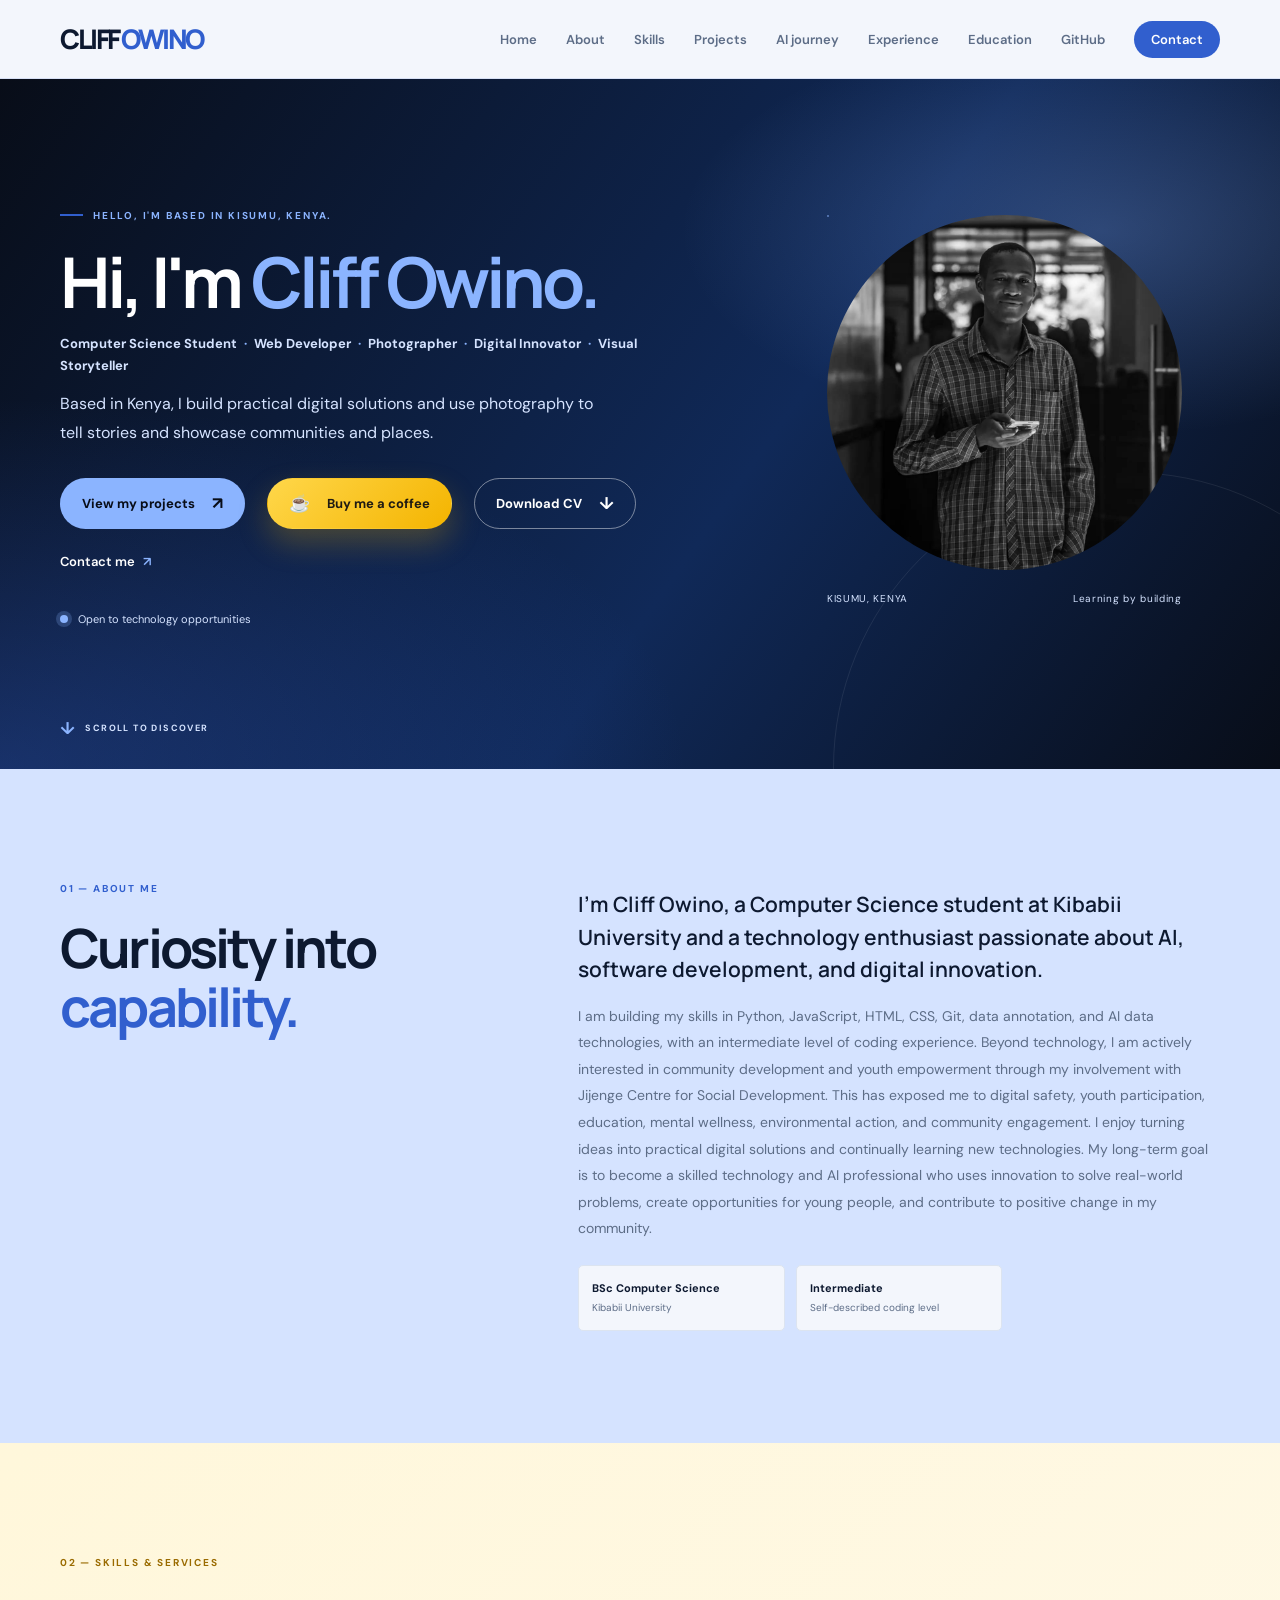
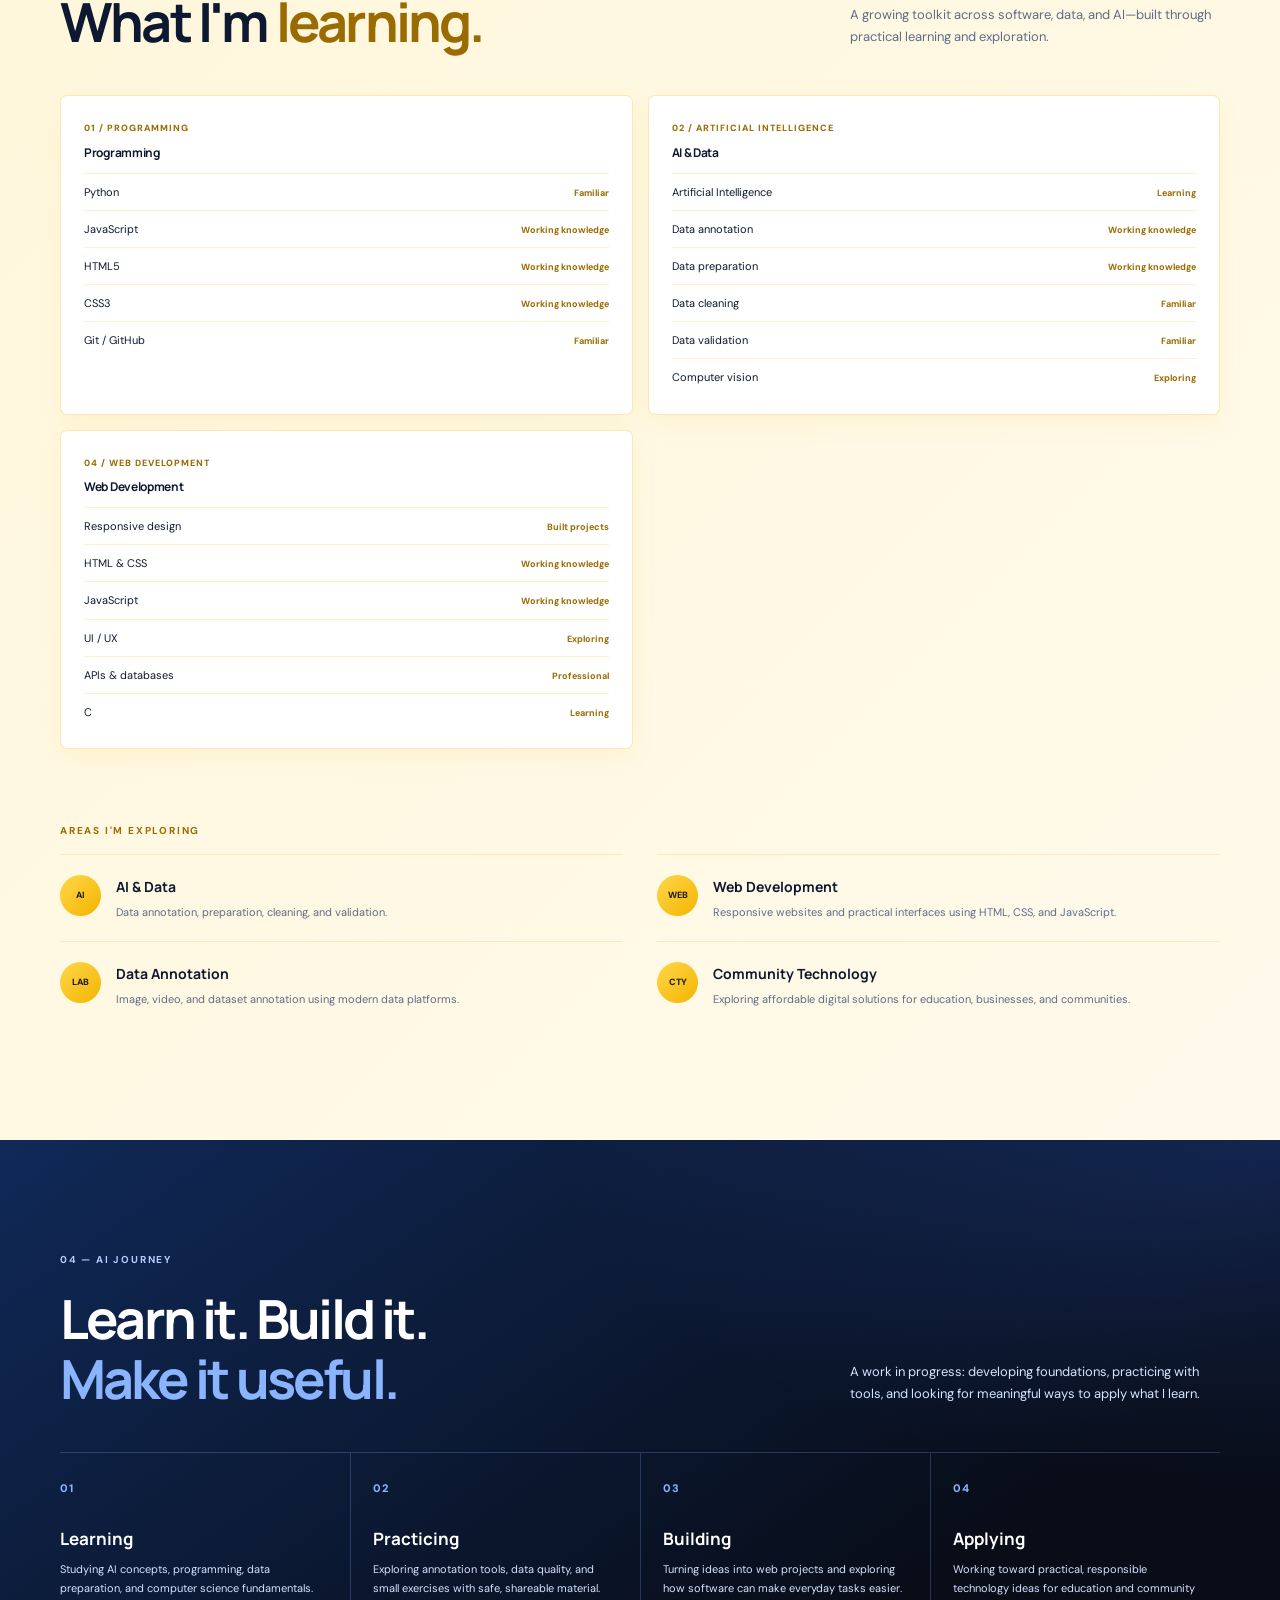
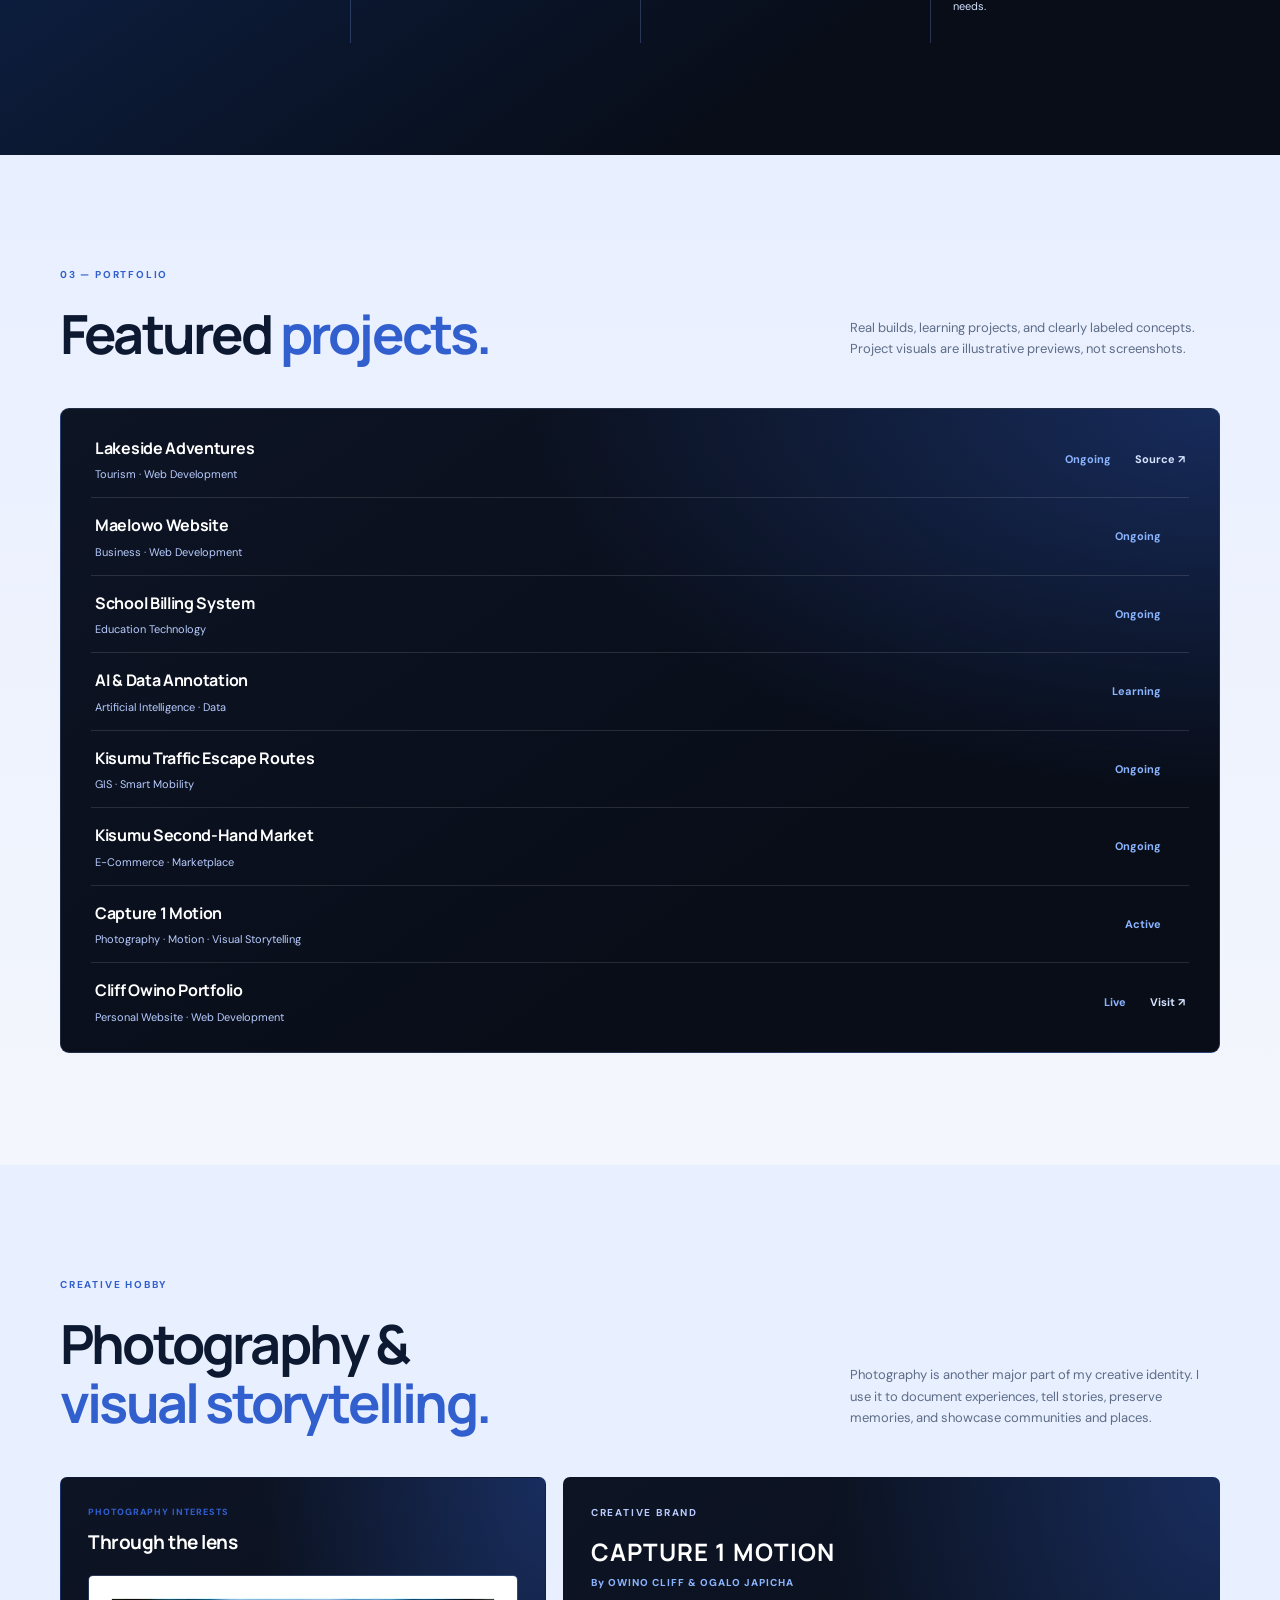
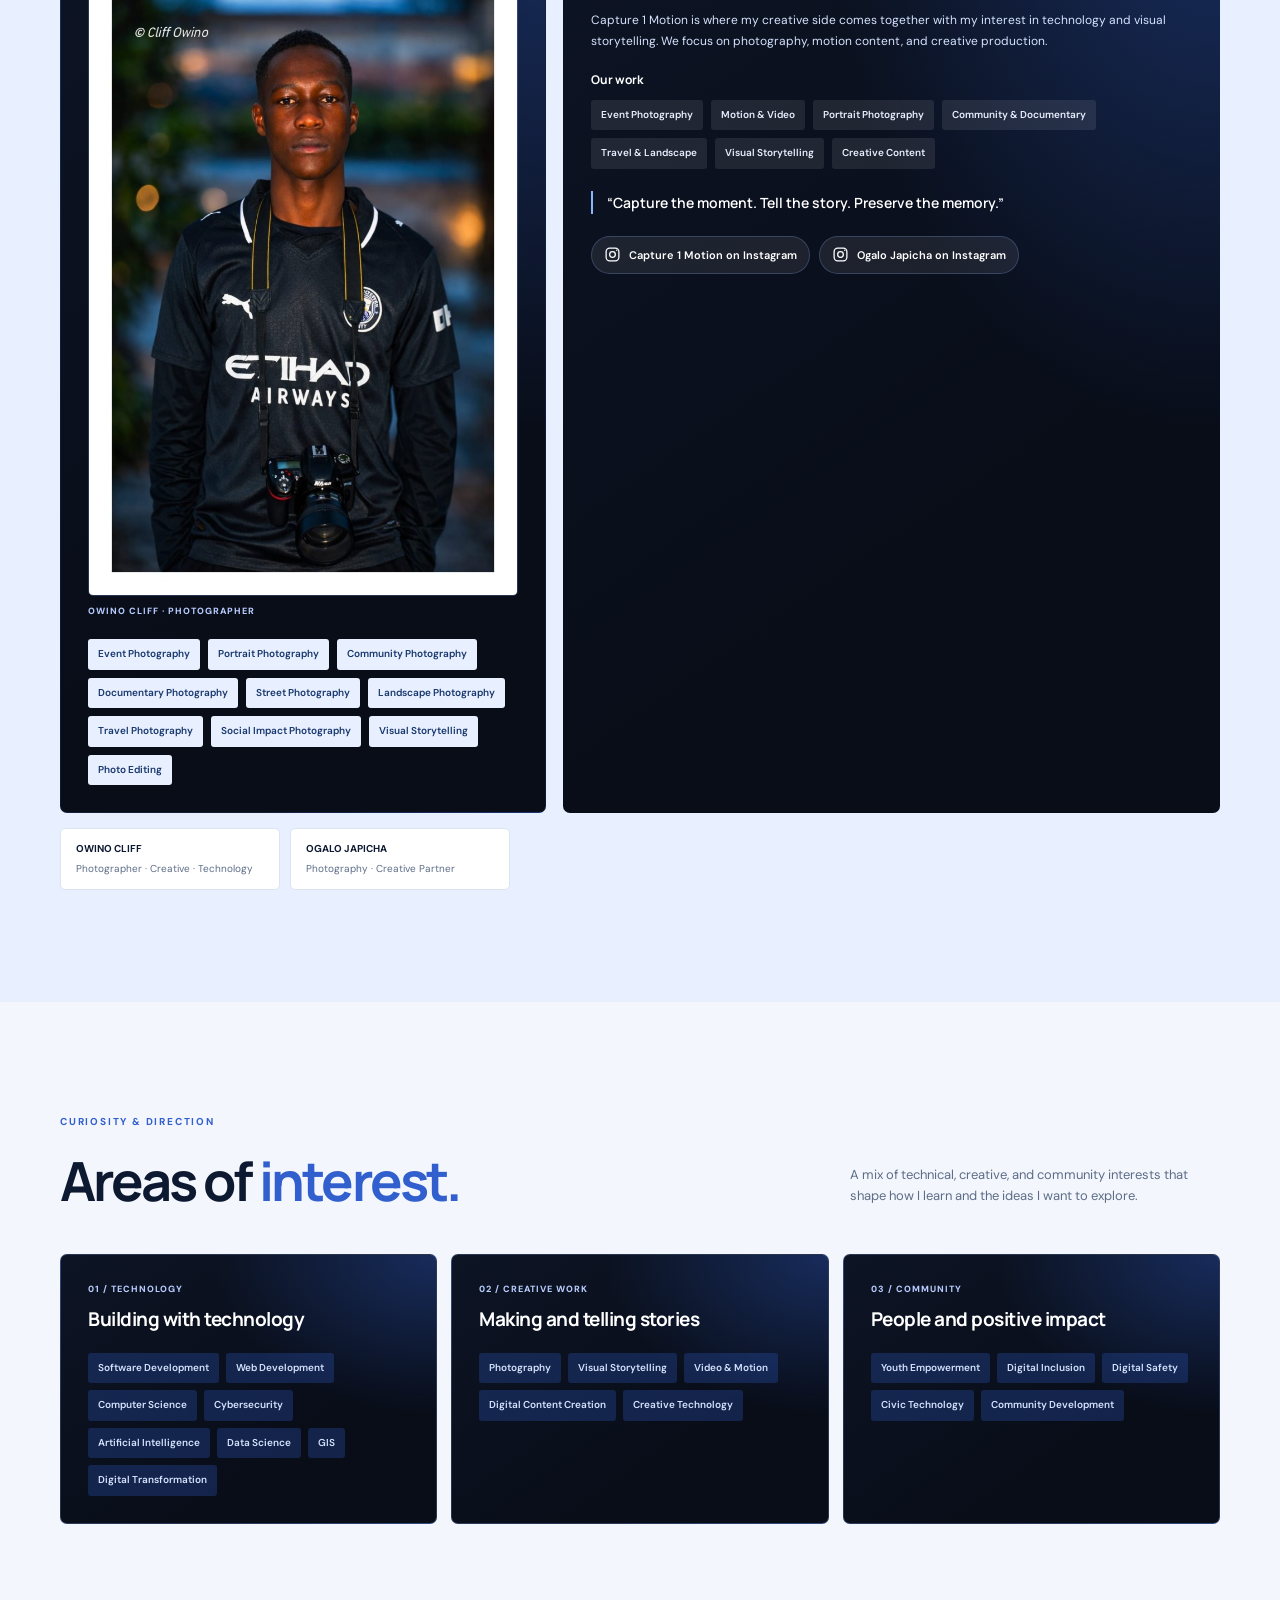
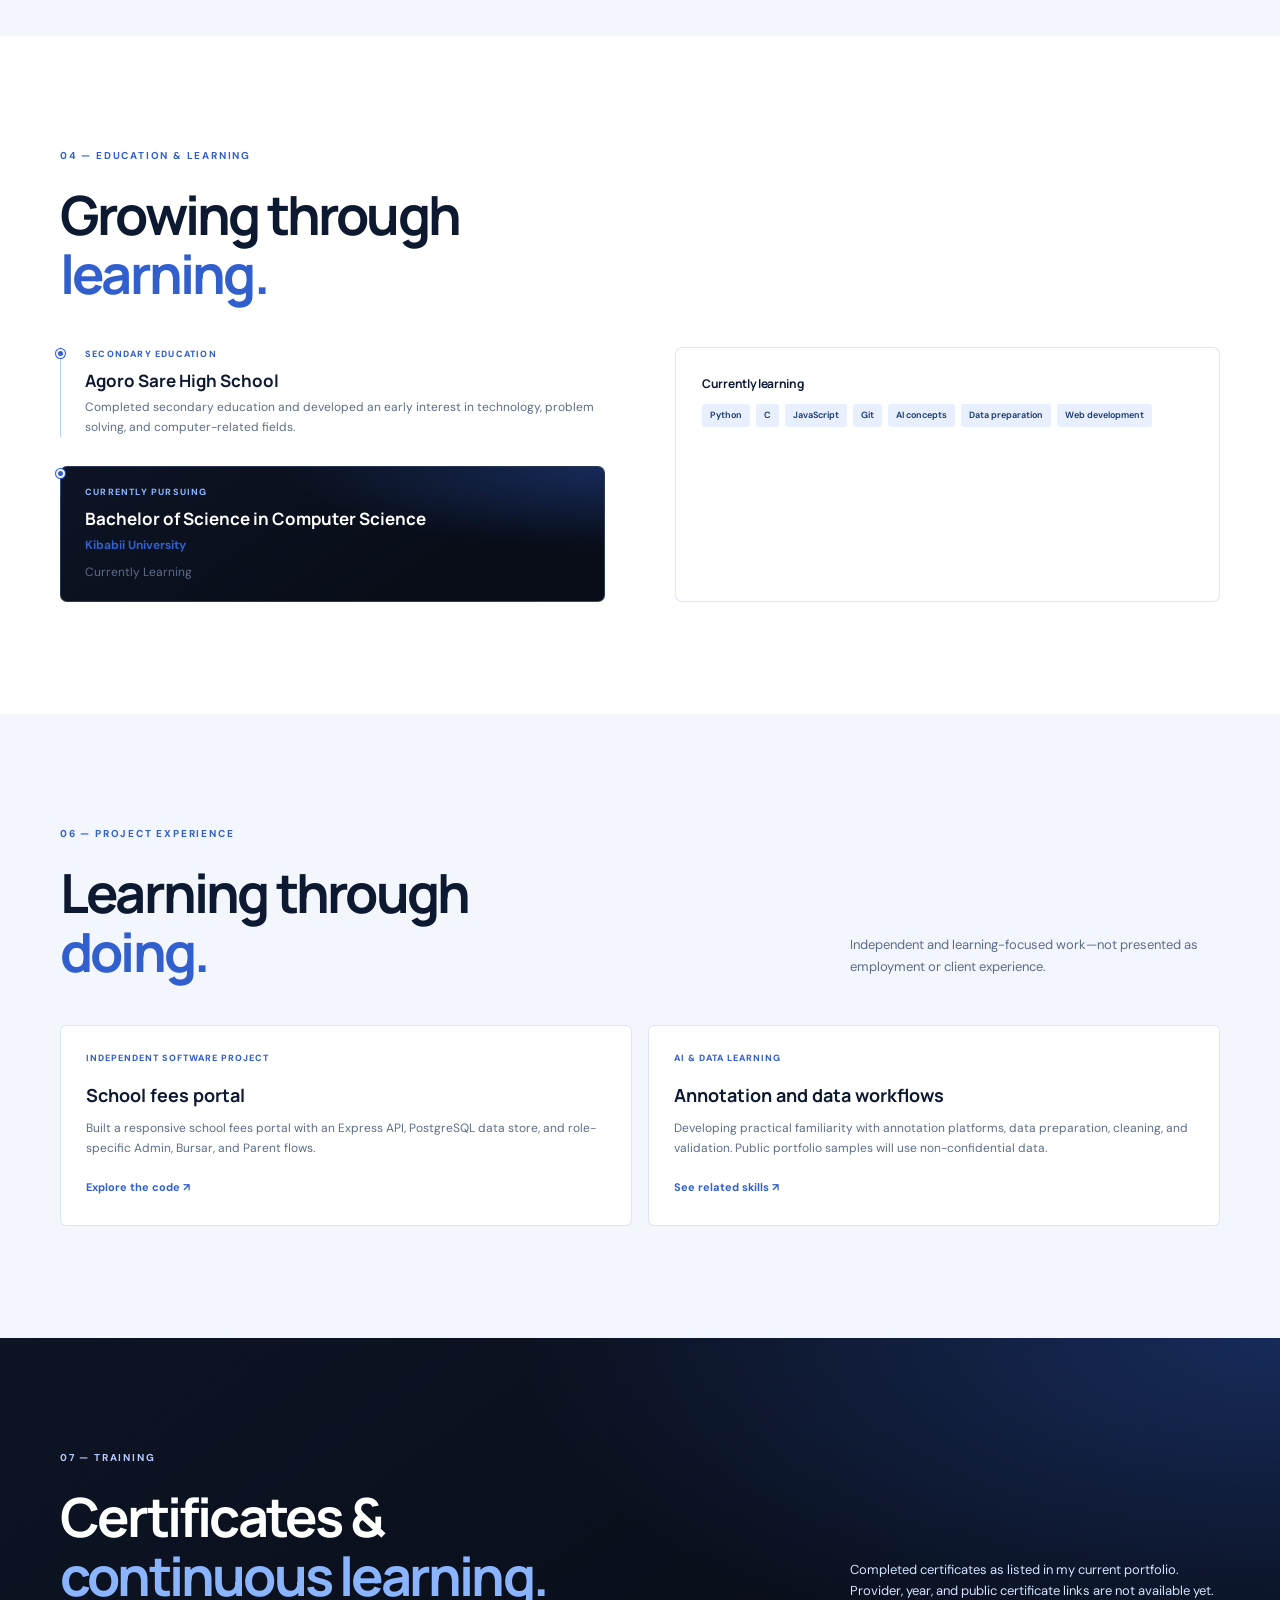
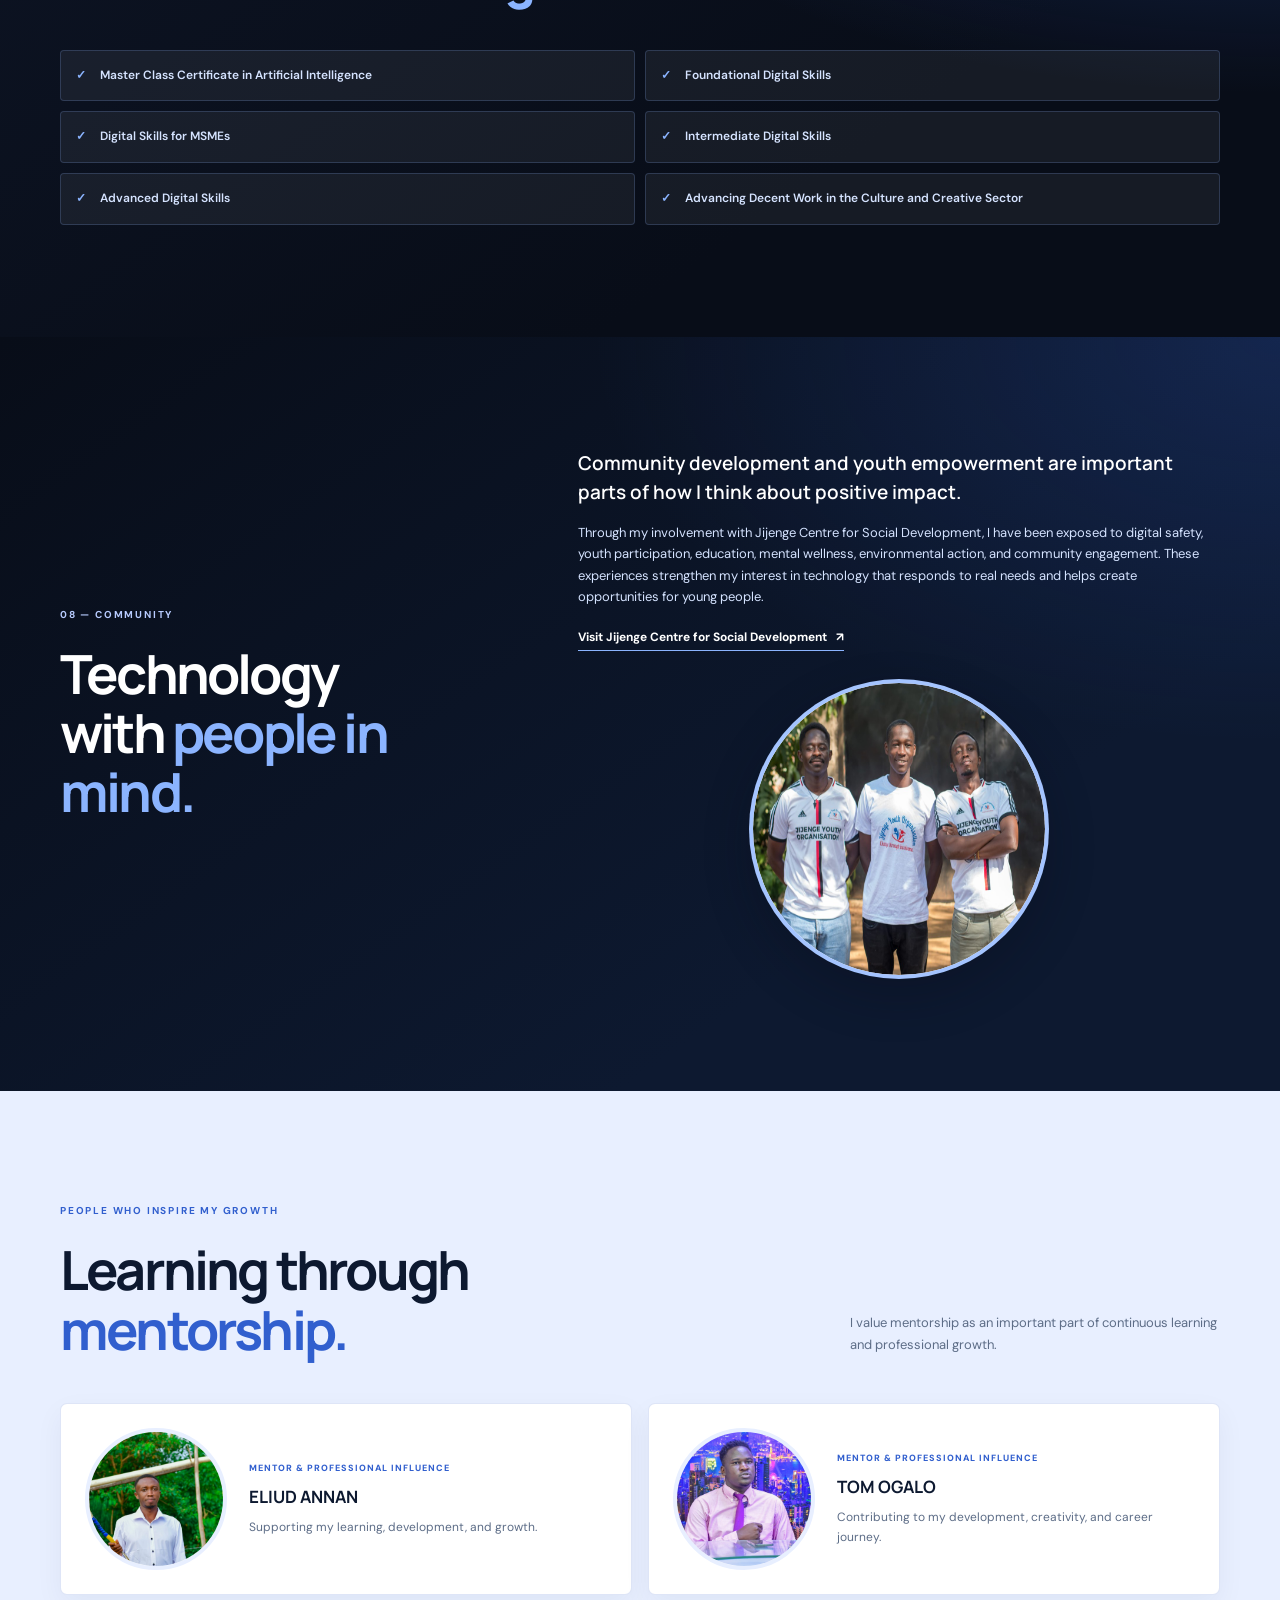
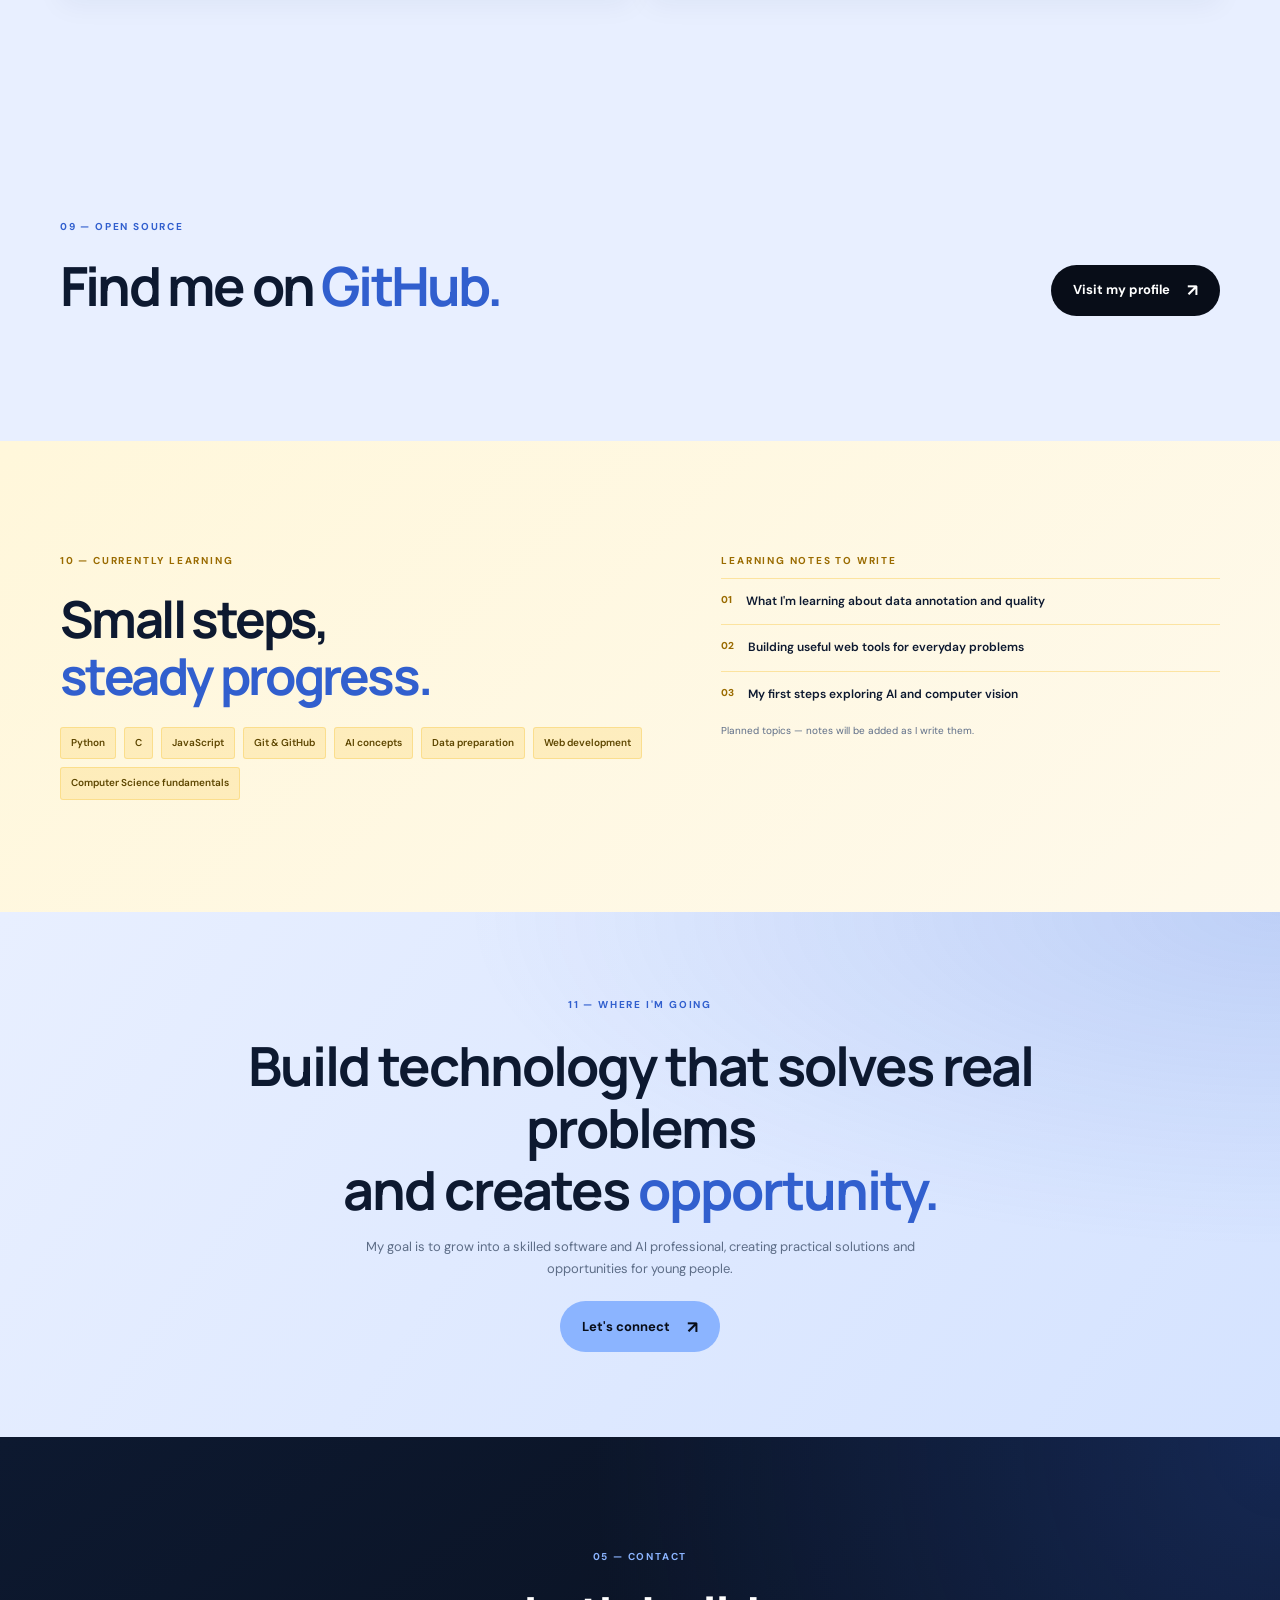
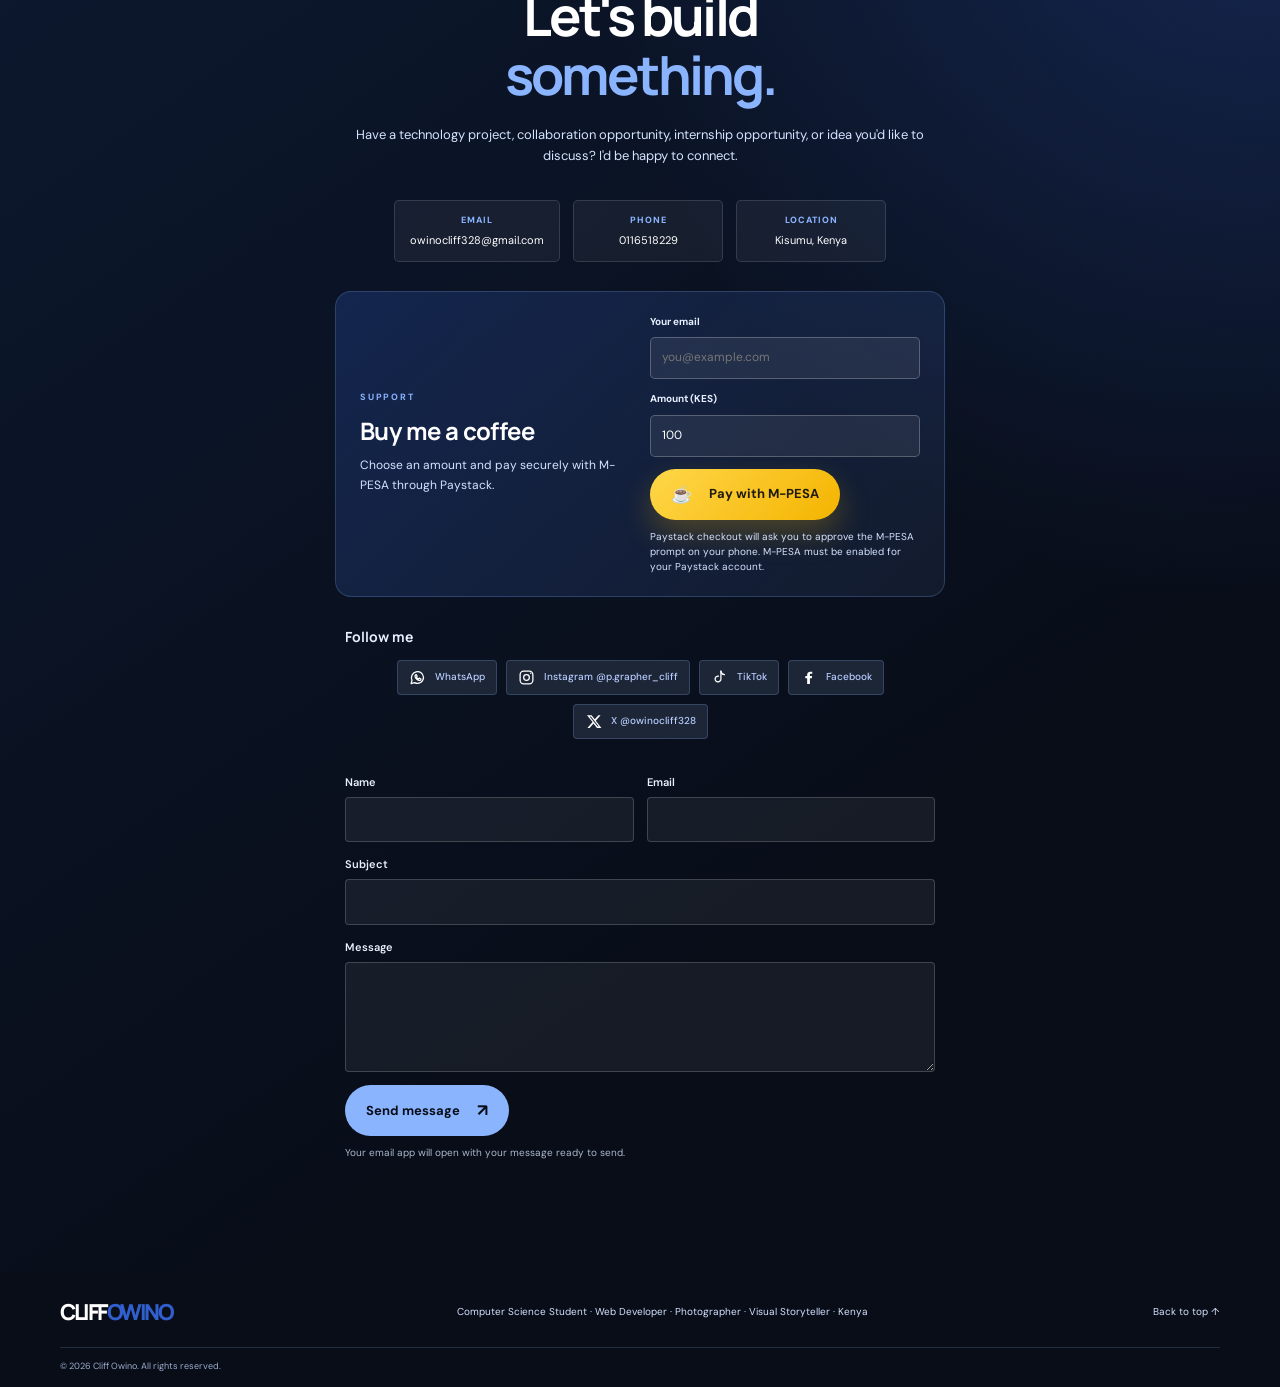
<file: index.html>
<!doctype html>
<html lang="en">
  <head>
    <meta charset="UTF-8">
    <meta name="viewport" content="width=device-width, initial-scale=1">
    <meta name="description" content="Cliff Owino is a Computer Science student, web developer, photographer, digital innovator, and visual storyteller based in Kenya.">
    <meta name="theme-color" content="#080d18">
    <title>Cliff Owino | Portfolio</title>
    <script src="https://js.paystack.co/v1/inline.js"></script>
    <script src="script.js" defer></script>
    <link rel="preconnect" href="https://fonts.googleapis.com">
    <link rel="preconnect" href="https://fonts.gstatic.com" crossorigin>
    <link href="https://fonts.googleapis.com/css2?family=DM+Sans:wght@400;500;600;700&family=Manrope:wght@400;500;600;700;800&display=swap" rel="stylesheet">
    <link rel="stylesheet" href="styles.css">
    <link rel="stylesheet" href="social.css">
  </head>
  <body>
    <header class="site-header">
      <nav class="nav container" aria-label="Main navigation">
        <a class="logo" href="#home" aria-label="Cliff Owino, home">CLIFF   <span>OWINO</span></a>
        <input class="nav-toggle" type="checkbox" id="nav-toggle" aria-label="Toggle navigation">
        <label class="menu-button" for="nav-toggle">
          <span></span>
          <span></span>
          <span></span>
        </label>
        <ul class="nav-links">
          <li><a href="#home">Home</a></li>
          <li><a href="#about">About</a></li>
          <li><a href="#skills">Skills</a></li>
          <li><a href="#projects">Projects</a></li>
          <li><a href="#journey">AI journey</a></li>
          <li><a href="#experience">Experience</a></li>
          <li><a href="#education">Education</a></li>
          <li><a href="#github">GitHub</a></li>
          <li><a href="#contact">Contact</a></li>
        </ul>
      </nav>
    </header>

    <main>
      <section class="hero section" id="home">
        <div class="hero-grid container">
          <div class="hero-copy">
            <p class="eyebrow"><span class="eyebrow-line"></span> HELLO, I'M  BASED IN KISUMU, KENYA.</p>
            <h1>Hi, I'm <span>Cliff Owino.</span></h1>
            <p class="hero-role">Computer Science Student <span>·</span> Web Developer <span>·</span> Photographer <span>·</span> Digital Innovator <span>·</span> Visual Storyteller</p>
            <p class="hero-summary">Based in Kenya, I build practical digital solutions and use photography to tell stories and showcase communities and places.</p>
            <div class="hero-actions">
              <a class="button button-primary" href="#projects">View my projects <span aria-hidden="true">↗</span></a>
              <a class="button button-coffee" href="#coffee-support"><span aria-hidden="true">☕</span> Buy me a coffee</a>
              <a class="button button-outline" href="cliff-owino-cv.html" download="Cliff-Owino-CV.html">Download CV <span aria-hidden="true">↓</span></a>
              <a class="text-link" href="#contact">Contact me <span aria-hidden="true">↗</span></a>
            </div>
            <div class="hero-note"><span class="status-dot"></span> Open to technology opportunities</div>
          </div>
          <div class="portrait-wrap">
            <div class="portrait-accent" aria-hidden="true"></div>
            <img class="portrait" src="owino.jpeg" alt="Portrait of Cliff Owino">
            <div class="portrait-caption"><span>KISUMU, KENYA</span><span>Learning by building</span></div>
          </div>
        </div>
        <a class="scroll-cue" href="#about"><span aria-hidden="true">↓</span> SCROLL TO DISCOVER</a>
      </section>

      <section class="about section" id="about">
        <div class="container section-grid">
          <div class="section-heading">
            <p class="eyebrow">01 — ABOUT ME</p>
            <h2>Curiosity into<br><span>capability.</span></h2>
          </div>
          <div class="about-copy">
            <p class="lead">I'm Cliff Owino, a Computer Science student at Kibabii University and a technology enthusiast passionate about AI, software development, and digital innovation.</p>
            <p>I am building my skills in Python, JavaScript, HTML, CSS, Git, data annotation, and AI data technologies, with an intermediate level of coding experience. Beyond technology, I am actively interested in community development and youth empowerment through my involvement with Jijenge Centre for Social Development. This has exposed me to digital safety, youth participation, education, mental wellness, environmental action, and community engagement. I enjoy turning ideas into practical digital solutions and continually learning new technologies. My long-term goal is to become a skilled technology and AI professional who uses innovation to solve real-world problems, create opportunities for young people, and contribute to positive change in my community.</p>
            <div class="about-facts">
              <span><strong>BSc Computer Science</strong>Kibabii University</span>
              <span><strong>Intermediate</strong>Self-described coding level</span>
            </div>
          </div>
        </div>
      </section>

      <section class="focus section" id="skills">
        <div class="container">
          <div class="section-heading section-heading-wide">
            <div>
              <p class="eyebrow">02 — SKILLS &amp; SERVICES</p>
              <h2>What I'm <span>learning.</span></h2>
            </div>
            <p class="section-intro">A growing toolkit across software, data, and AI—built through practical learning and exploration.</p>
          </div>
          <div class="skills-grid">
            <article class="skill-card">
              <p class="skill-category">01 / PROGRAMMING</p>
              <h3>Programming</h3>
              <ul class="skill-list">
                <li><span>Python</span><span class="skill-level">Familiar</span></li>
                <li><span>JavaScript</span><span class="skill-level">Working knowledge</span></li>
                <li><span>HTML5</span><span class="skill-level">Working knowledge</span></li>
                <li><span>CSS3</span><span class="skill-level">Working knowledge</span></li>
                <li><span>Git / GitHub</span><span class="skill-level">Familiar</span></li>
              </ul>
            </article>
            <article class="skill-card">
              <p class="skill-category">02 / ARTIFICIAL INTELLIGENCE</p>
              <h3>AI &amp; Data</h3>
              <ul class="skill-list">
                <li><span>Artificial Intelligence</span><span class="skill-level">Learning</span></li>
                <li><span>Data annotation</span><span class="skill-level">Working knowledge</span></li>
                <li><span>Data preparation</span><span class="skill-level">Working knowledge</span></li>
                <li><span>Data cleaning</span><span class="skill-level">Familiar</span></li>
                <li><span>Data validation</span><span class="skill-level">Familiar</span></li>
                <li><span>Computer vision</span><span class="skill-level">Exploring</span></li>
              </ul>
            </article>
            <article class="skill-card">
              <p class="skill-category">04 / WEB DEVELOPMENT</p>
              <h3>Web Development</h3>
              <ul class="skill-list">
                <li><span>Responsive design</span><span class="skill-level">Built projects</span></li>
                <li><span>HTML &amp; CSS</span><span class="skill-level">Working knowledge</span></li>
                <li><span>JavaScript</span><span class="skill-level">Working knowledge</span></li>
                <li><span>UI / UX</span><span class="skill-level">Exploring</span></li>
                <li><span>APIs &amp; databases</span><span class="skill-level">Professional</span></li>
                <li><span>C</span><span class="skill-level">Learning</span></li>
              </ul>
            </article>
          </div>
          <div class="services">
            <p class="eyebrow">AREAS I'M EXPLORING</p>
            <div class="services-grid">
              <article><span class="service-mark">AI</span><div><h3>AI &amp; Data</h3><p>Data annotation, preparation, cleaning, and validation.</p></div></article>
              <article><span class="service-mark">WEB</span><div><h3>Web Development</h3><p>Responsive websites and practical interfaces using HTML, CSS, and JavaScript.</p></div></article>
              <article><span class="service-mark">LAB</span><div><h3>Data Annotation</h3><p>Image, video, and dataset annotation using modern data platforms.</p></div></article>
              <article><span class="service-mark">CTY</span><div><h3>Community Technology</h3><p>Exploring affordable digital solutions for education, businesses, and communities.</p></div></article>
            </div>
          </div>
        </div>
      </section>

      <section class="journey section" id="journey">
        <div class="container">
          <div class="section-heading section-heading-wide">
            <div>
              <p class="eyebrow">04 — AI JOURNEY</p>
              <h2>Learn it. Build it.<br><span>Make it useful.</span></h2>
            </div>
            <p class="section-intro">A work in progress: developing foundations, practicing with tools, and looking for meaningful ways to apply what I learn.</p>
          </div>
          <div class="journey-grid">
            <article><span class="journey-step">01</span><h3>Learning</h3><p>Studying AI concepts, programming, data preparation, and computer science fundamentals.</p></article>
            <article><span class="journey-step">02</span><h3>Practicing</h3><p>Exploring annotation tools, data quality, and small exercises with safe, shareable material.</p></article>
            <article><span class="journey-step">03</span><h3>Building</h3><p>Turning ideas into web projects and exploring how software can make everyday tasks easier.</p></article>
            <article><span class="journey-step">04</span><h3>Applying</h3><p>Working toward practical, responsible technology ideas for education and community needs.</p></article>
          </div>
        </div>
      </section>

      <section class="work section" id="projects">
        <div class="container">
          <div class="section-heading section-heading-wide">
            <div>
              <p class="eyebrow">03 — PORTFOLIO</p>
              <h2>Featured <span>projects.</span></h2>
            </div>
            <p class="section-intro">Real builds, learning projects, and clearly labeled concepts. Project visuals are illustrative previews, not screenshots.</p>
          </div>
          <div class="project-list-container">
            <ul class="project-list">
              <li><div><h3>Lakeside Adventures</h3><p>Tourism · Web Development</p></div><span class="project-list-status">Ongoing</span><a href="https://github.com/jimmy4cb/lakeside-adventure" target="_blank" rel="noopener noreferrer">Source <span aria-hidden="true">↗</span></a></li>
              <li><div><h3>Maelowo Website</h3><p>Business · Web Development</p></div><span class="project-list-status">Ongoing</span></li>
              <li><div><h3>School Billing System</h3><p>Education Technology</p></div><span class="project-list-status">Ongoing</span></li>
              <li><div><h3>AI &amp; Data Annotation</h3><p>Artificial Intelligence · Data</p></div><span class="project-list-status">Learning</span></li>
              <li><div><h3>Kisumu Traffic Escape Routes</h3><p>GIS · Smart Mobility</p></div><span class="project-list-status">Ongoing</span></li>
              <li><div><h3>Kisumu Second-Hand Market</h3><p>E-Commerce · Marketplace</p></div><span class="project-list-status">Ongoing</span></li>
              <li><div><h3>Capture 1 Motion</h3><p>Photography · Motion · Visual Storytelling</p></div><span class="project-list-status">Active</span></li>
              <li><div><h3>Cliff Owino Portfolio</h3><p>Personal Website · Web Development</p></div><span class="project-list-status">Live</span><a href="https://my-portfolio-jet-two-43.vercel.app/cliff-owino-portfolio/index.html" target="_blank" rel="noopener noreferrer">Visit <span aria-hidden="true">↗</span></a></li>
            </ul>
          </div>
        </div>
      </section>

      <section class="photography section" id="photography">
        <div class="container">
          <div class="section-heading section-heading-wide">
            <div>
              <p class="eyebrow">CREATIVE HOBBY</p>
              <h2>Photography &amp;<br><span>visual storytelling.</span></h2>
            </div>
            <p class="section-intro">Photography is another major part of my creative identity. I use it to document experiences, tell stories, preserve memories, and showcase communities and places.</p>
          </div>
          <div class="photography-grid">
            <article class="creative-card">
              <p class="skill-category">PHOTOGRAPHY INTERESTS</p>
              <h3>Through the lens</h3>
              <figure class="photography-portrait">
                <img src="cliff-photography.jpeg" alt="Cliff Owino with his camera, ready for a photography session">
                <figcaption>OWINO CLIFF · PHOTOGRAPHER</figcaption>
              </figure>
              <div class="tag-list photography-tags">
                <span>Event Photography</span><span>Portrait Photography</span>
                <span>Community Photography</span><span>Documentary Photography</span>
                <span>Street Photography</span><span>Landscape Photography</span>
                <span>Travel Photography</span><span>Social Impact Photography</span>
                <span>Visual Storytelling</span><span>Photo Editing</span>
              </div>
            </article>
            <article class="capture-card">
              <p class="eyebrow">CREATIVE BRAND</p>
              <h3>CAPTURE 1 MOTION</h3>
              <p class="capture-byline">By OWINO CLIFF &amp; OGALO JAPICHA</p>
              <p>Capture 1 Motion is where my creative side comes together with my interest in technology and visual storytelling. We focus on photography, motion content, and creative production.</p>
              <h4>Our work</h4>
              <div class="tag-list photography-tags">
                <span>Event Photography</span><span>Motion &amp; Video</span>
                <span>Portrait Photography</span><span>Community &amp; Documentary</span>
                <span>Travel &amp; Landscape</span><span>Visual Storytelling</span>
                <span>Creative Content</span>
              </div>
              <blockquote>“Capture the moment. Tell the story. Preserve the memory.”</blockquote>
              <div class="capture-social-links" aria-label="Capture 1 Motion and team Instagram profiles">
                <a href="https://www.instagram.com/capture1motion?stkn=MTVrcGk5Ymd3OHIyYw==" target="_blank" rel="noopener noreferrer">
                  <svg class="social-icon" viewBox="0 0 24 24" aria-hidden="true"><rect x="3" y="3" width="18" height="18" rx="5"></rect><circle cx="12" cy="12" r="4"></circle><circle class="social-icon-fill" cx="18" cy="6" r="1"></circle></svg>
                  <span>Capture 1 Motion on Instagram</span>
                </a>
                <a href="https://www.instagram.com/ogalo_tom_japicha?stkn=MXFsczc0cWh6a3gxbQ==" target="_blank" rel="noopener noreferrer">
                  <svg class="social-icon" viewBox="0 0 24 24" aria-hidden="true"><rect x="3" y="3" width="18" height="18" rx="5"></rect><circle cx="12" cy="12" r="4"></circle><circle class="social-icon-fill" cx="18" cy="6" r="1"></circle></svg>
                  <span>Ogalo Japicha on Instagram</span>
                </a>
              </div>
            </article>
          </div>
          <div class="capture-team" aria-label="Capture 1 Motion team">
            <p><strong>OWINO CLIFF</strong><span>Photographer · Creative · Technology</span></p>
            <p><strong>OGALO JAPICHA</strong><span>Photography · Creative Partner</span></p>
          </div>
        </div>
      </section>

      <section class="interests section" id="interests">
        <div class="container">
          <div class="section-heading section-heading-wide">
            <div>
              <p class="eyebrow">CURIOSITY &amp; DIRECTION</p>
              <h2>Areas of <span>interest.</span></h2>
            </div>
            <p class="section-intro">A mix of technical, creative, and community interests that shape how I learn and the ideas I want to explore.</p>
          </div>
          <div class="interests-grid">
            <article class="creative-card creative-card--technology">
              <p class="skill-category">01 / TECHNOLOGY</p>
              <h3>Building with technology</h3>
              <div class="tag-list interest-tags">
                <span>Software Development</span><span>Web Development</span>
                <span>Computer Science</span><span>Cybersecurity</span>
                <span>Artificial Intelligence</span><span>Data Science</span>
                <span>GIS</span><span>Digital Transformation</span>
              </div>
            </article>
            <article class="creative-card creative-card--creative-work">
              <p class="skill-category">02 / CREATIVE WORK</p>
              <h3>Making and telling stories</h3>
              <div class="tag-list interest-tags">
                <span>Photography</span><span>Visual Storytelling</span>
                <span>Video &amp; Motion</span><span>Digital Content Creation</span>
                <span>Creative Technology</span>
              </div>
            </article>
            <article class="creative-card creative-card--community">
              <p class="skill-category">03 / COMMUNITY</p>
              <h3>People and positive impact</h3>
              <div class="tag-list interest-tags">
                <span>Youth Empowerment</span><span>Digital Inclusion</span>
                <span>Digital Safety</span><span>Civic Technology</span>
                <span>Community Development</span>
              </div>
            </article>
          </div>
        </div>
      </section>

      <section class="education section" id="education">
        <div class="container">
          <div class="section-heading section-heading-wide">
            <div>
              <p class="eyebrow">04 — EDUCATION &amp; LEARNING</p>
              <h2>Growing through<br><span>learning.</span></h2>
            </div>
          </div>
          <div class="education-grid">
            <div class="education-timeline">
              <article class="education-item">
                <span class="timeline-dot"></span>
                <p class="education-label">SECONDARY EDUCATION</p>
                <h3>Agoro Sare High School</h3>
                <p>Completed secondary education and developed an early interest in technology, problem solving, and computer-related fields.</p>
              </article>
              <article class="education-item education-item--current">
                <span class="timeline-dot"></span>
                <p class="education-label">CURRENTLY PURSUING</p>
                <h3>Bachelor of Science in Computer Science</h3>
                <p class="education-school">Kibabii University</p>
                <p> Currently Learning</p>
              </article>
            </div>
            <div class="learning-panel">
              <h3>Currently learning</h3>
              <div class="tag-list"><span>Python</span><span>C</span><span>JavaScript</span><span>Git</span><span>AI concepts</span><span>Data preparation</span><span>Web development</span></div>
            </div>
          </div>
        </div>
      </section>

      <section class="experience section" id="experience">
        <div class="container">
          <div class="section-heading section-heading-wide">
            <div>
              <p class="eyebrow">06 — PROJECT EXPERIENCE</p>
              <h2>Learning through<br><span>doing.</span></h2>
            </div>
            <p class="section-intro">Independent and learning-focused work—not presented as employment or client experience.</p>
          </div>
          <div class="experience-grid">
            <article class="experience-card">
              <span class="experience-type">INDEPENDENT SOFTWARE PROJECT</span>
              <h3>School fees portal</h3>
              <p>Built a responsive school fees portal with an Express API, PostgreSQL data store, and role-specific Admin, Bursar, and Parent flows.</p>
              <a href="https://github.com/jimmy4cb/BILLIING" target="_blank" rel="noopener noreferrer">Explore the code <span aria-hidden="true">↗</span></a>
            </article>
            <article class="experience-card">
              <span class="experience-type">AI &amp; DATA LEARNING</span>
              <h3>Annotation and data workflows</h3>
              <p>Developing practical familiarity with annotation platforms, data preparation, cleaning, and validation. Public portfolio samples will use non-confidential data.</p>
              <a href="#skills">See related skills <span aria-hidden="true">↗</span></a>
            </article>
          </div>
        </div>
      </section>

      <section class="certifications section" id="certifications">
        <div class="container">
          <div class="section-heading section-heading-wide">
            <div>
              <p class="eyebrow">07 — TRAINING</p>
              <h2>Certificates &amp;<br><span>continuous learning.</span></h2>
            </div>
            <p class="section-intro">Completed certificates as listed in my current portfolio. Provider, year, and public certificate links are not available yet.</p>
          </div>
          <ul class="certificate-grid">
            <li>Master Class Certificate in Artificial Intelligence</li>
            <li>Foundational Digital Skills</li>
            <li>Digital Skills for MSMEs</li>
            <li>Intermediate Digital Skills</li>
            <li>Advanced Digital Skills</li>
            <li>Advancing Decent Work in the Culture and Creative Sector</li>
          </ul>
        </div>
      </section>

      <section class="community section" id="community">
        <div class="container community-grid">
          <div class="section-heading">
            <p class="eyebrow">08 — COMMUNITY</p>
            <h2>Technology<br>with <span>people in mind.</span></h2>
          </div>
          <div class="community-copy">
            <p class="lead">Community development and youth empowerment are important parts of how I think about positive impact.</p>
            <p>Through my involvement with Jijenge Centre for Social Development, I have been exposed to digital safety, youth participation, education, mental wellness, environmental action, and community engagement. These experiences strengthen my interest in technology that responds to real needs and helps create opportunities for young people.</p>
            <a class="community-link" href="https://jijengeyouth.org/" target="_blank" rel="noopener noreferrer">Visit Jijenge Centre for Social Development <span aria-hidden="true">↗</span></a>
            <figure class="community-photo-frame">
              <img src="jijenge-team.jpeg" alt="Cliff Owino with two fellow members of Jijenge Youth Organisation">
              <figcaption>Jijenge Youth Organisation</figcaption>
            </figure>
          </div>
        </div>
      </section>

      <section class="mentors section" id="mentors">
        <div class="container">
          <div class="section-heading section-heading-wide">
            <div>
              <p class="eyebrow">PEOPLE WHO INSPIRE MY GROWTH</p>
              <h2>Learning through<br><span>mentorship.</span></h2>
            </div>
            <p class="section-intro">I value mentorship as an important part of continuous learning and professional growth.</p>
          </div>
          <div class="mentors-grid">
            <article class="mentor-card">
              <img src="eliud-annan.jpeg" alt="Eliud Annan">
              <div>
                <p class="skill-category">MENTOR &amp; PROFESSIONAL INFLUENCE</p>
                <h3>ELIUD ANNAN</h3>
                <p>Supporting my learning, development, and growth.</p>
              </div>
            </article>
            <article class="mentor-card">
              <img src="tom-ogalo.jpeg" alt="Tom Ogalo">
              <div>
                <p class="skill-category">MENTOR &amp; PROFESSIONAL INFLUENCE</p>
                <h3>TOM OGALO</h3>
                <p>Contributing to my development, creativity, and career journey.</p>
              </div>
            </article>
          </div>
        </div>
      </section>

      <section class="github section" id="github">
        <div class="container">
          <div class="section-heading section-heading-wide">
            <div>
              <p class="eyebrow">09 — OPEN SOURCE</p>
              <h2>Find me on <span>GitHub.</span></h2>
            </div>
            <a class="button button-dark" href="https://github.com/jimmy4cb" target="_blank" rel="noopener noreferrer">Visit my profile <span aria-hidden="true">↗</span></a>
      </section>

      <section class="learning section" id="learning">
        <div class="container learning-grid">
          <div>
            <p class="eyebrow">10 — CURRENTLY LEARNING</p>
            <h2>Small steps,<br><span>steady progress.</span></h2>
            <div class="tag-list learning-tags">
              <span>Python</span><span>C</span><span>JavaScript</span><span>Git &amp; GitHub</span>
              <span>AI concepts</span><span>Data preparation</span><span>Web development</span>
              <span>Computer Science fundamentals</span>
            </div>
          </div>
          <div class="learning-notes">
            <p class="eyebrow">LEARNING NOTES TO WRITE</p>
            <article><span>01</span><p>What I'm learning about data annotation and quality</p></article>
            <article><span>02</span><p>Building useful web tools for everyday problems</p></article>
            <article><span>03</span><p>My first steps exploring AI and computer vision</p></article>
            <p class="notes-caption">Planned topics — notes will be added as I write them.</p>
          </div>
        </div>
      </section>

      <section class="goals section" id="goals">
        <div class="container goals-inner">
          <p class="eyebrow">11 — WHERE I'M GOING</p>
          <h2>Build technology that solves real problems<br>and creates <span>opportunity.</span></h2>
          <p>My goal is to grow into a skilled software and AI professional, creating practical solutions and opportunities for young people.</p>
          <a class="button button-primary" href="#contact">Let's connect <span aria-hidden="true">↗</span></a>
        </div>
      </section>

      <section class="contact section" id="contact">
        <div class="container contact-inner">
          <p class="eyebrow">05 — CONTACT</p>
          <h2>Let's build<br><span>something.</span></h2>
          <p>Have a technology project, collaboration opportunity, internship opportunity, or idea you'd like to discuss? I'd be happy to connect.</p>
          <div class="contact-details">
            <a href="mailto:owinocliff328@gmail.com"><span>Email</span>owinocliff328@gmail.com</a>
            <a href="tel:+254116518229"><span>Phone</span>0116518229</a>
            <div><span>Location</span>Kisumu, Kenya</div>
          </div>
          <div class="coffee-cta" id="coffee-support">
            <div class="coffee-copy">
              <p class="eyebrow">SUPPORT</p>
              <h3>Buy me a coffee</h3>
              <p>Choose an amount and pay securely with M-PESA through Paystack.</p>
            </div>
            <form class="coffee-form" id="coffee-form">
              <label for="coffee-email">Your email</label>
              <input id="coffee-email" name="email" type="email" autocomplete="email" required placeholder="you@example.com">
              <label for="coffee-amount">Amount (KES)</label>
              <input id="coffee-amount" name="amount" type="number" min="1" step="1" required value="100">
              <button class="button button-coffee" id="payButton" type="submit"><span aria-hidden="true">☕</span> Pay with M-PESA</button>
              <p class="coffee-status" id="coffee-status" role="status" aria-live="polite">Paystack checkout will ask you to approve the M-PESA prompt on your phone. M-PESA must be enabled for your Paystack account.</p>
            </form>
          </div>
          <div class="social-block">
            <h3>Follow me</h3>
            <div class="social-links">
              <a href="https://wa.me/254116518229" target="_blank" rel="noopener noreferrer">
                <svg class="social-icon" viewBox="0 0 24 24" aria-hidden="true"><path d="M20.5 11.8a8.5 8.5 0 0 1-12.6 7.4L3 20.5l1.3-4.7a8.5 8.5 0 1 1 16.2-4Z"></path><path d="M9 8.5c.2-.5.4-.5.7-.5h.5c.2 0 .4.1.5.4l.7 1.7c.1.2.1.4-.1.6l-.5.6c-.2.2-.2.4-.1.6.5.9 1.2 1.6 2.1 2.1.2.1.4.1.6-.1l.7-.8c.2-.2.4-.2.7-.1l1.6.8c.3.1.4.3.4.5 0 .4-.2 1-.6 1.3-.4.4-1 .6-1.7.5-1-.1-2.2-.6-3.5-1.7-1.2-1-2-2.3-2.3-3.3-.3-1-.2-1.9.3-2.6Z"></path></svg>
                <span>WhatsApp</span>
              </a>
              <a href="https://www.instagram.com/p.grapher_cliff?stkn=MWV3NHFicXY2M2tvaA==" target="_blank" rel="noopener noreferrer">
                <svg class="social-icon" viewBox="0 0 24 24" aria-hidden="true"><rect x="3" y="3" width="18" height="18" rx="5"></rect><circle cx="12" cy="12" r="4"></circle><circle class="social-icon-fill" cx="18" cy="6" r="1"></circle></svg>
                <span>Instagram <span>@p.grapher_cliff</span></span>
              </a>
              <a href="https://vm.tiktok.com/ZS9D4rfvMc9FT-lQdHc/" target="_blank" rel="noopener noreferrer">
                <svg class="social-icon" viewBox="0 0 24 24" aria-hidden="true"><path d="M14 3v11.1a4.1 4.1 0 1 1-3.5-4.1"></path><path d="M14 3c.4 3 2.1 4.7 5 5"></path></svg>
                <span>TikTok</span>
              </a>
              <a href="https://www.facebook.com/share/1D1Se6BEbk/" target="_blank" rel="noopener noreferrer">
                <svg class="social-icon social-icon-facebook" viewBox="0 0 24 24" aria-hidden="true"><path d="M14 21v-8h2.7l.4-3H14V8.1c0-.9.3-1.5 1.6-1.5h1.7V3.9c-.3 0-1.4-.1-2.7-.1-2.7 0-4.5 1.6-4.5 4.6V10H7.5v3h2.6v8Z"></path></svg>
                <span>Facebook</span>
              </a>
              <a href="https://x.com/owinocliff328" target="_blank" rel="noopener noreferrer">
                <svg class="social-icon social-icon-x" viewBox="0 0 24 24" aria-hidden="true"><path d="M18.9 3H22l-6.8 7.8L23.2 21h-6.3L12 14.7 6.5 21H3.4l7.3-8.4L2.8 3h6.5l4.5 5.9Zm-1.1 16h1.7L8.3 4.9H6.5Z"></path></svg>
                <span>X <span>@owinocliff328</span></span>
              </a>
            </div>
          </div>
          <form class="contact-form" id="contact-form">
            <div class="form-row">
              <label>Name<input name="name" autocomplete="name" required></label>
              <label>Email<input name="email" type="email" autocomplete="email" required></label>
            </div>
            <label>Subject<input name="subject" required></label>
            <label>Message<textarea name="message" rows="4" required></textarea></label>
            <button class="button button-light" type="submit">Send message <span aria-hidden="true">↗</span></button>
            <p class="form-note" id="form-note" aria-live="polite">Your email app will open with your message ready to send.</p>
          </form>
        </div>
      </section>
    </main>

    <footer class="footer">
      <div class="container footer-inner">
        <a class="logo" href="#home">CLIFF<span>OWINO</span></a>
        <p>Computer Science Student · Web Developer · Photographer · Visual Storyteller · Kenya</p>
        <a href="#home">Back to top ↑</a>
      </div>
      <div class="container footer-copyright">© 2026 Cliff Owino. All rights reserved.</div>
    </footer>
  </body>
</html>
</file>
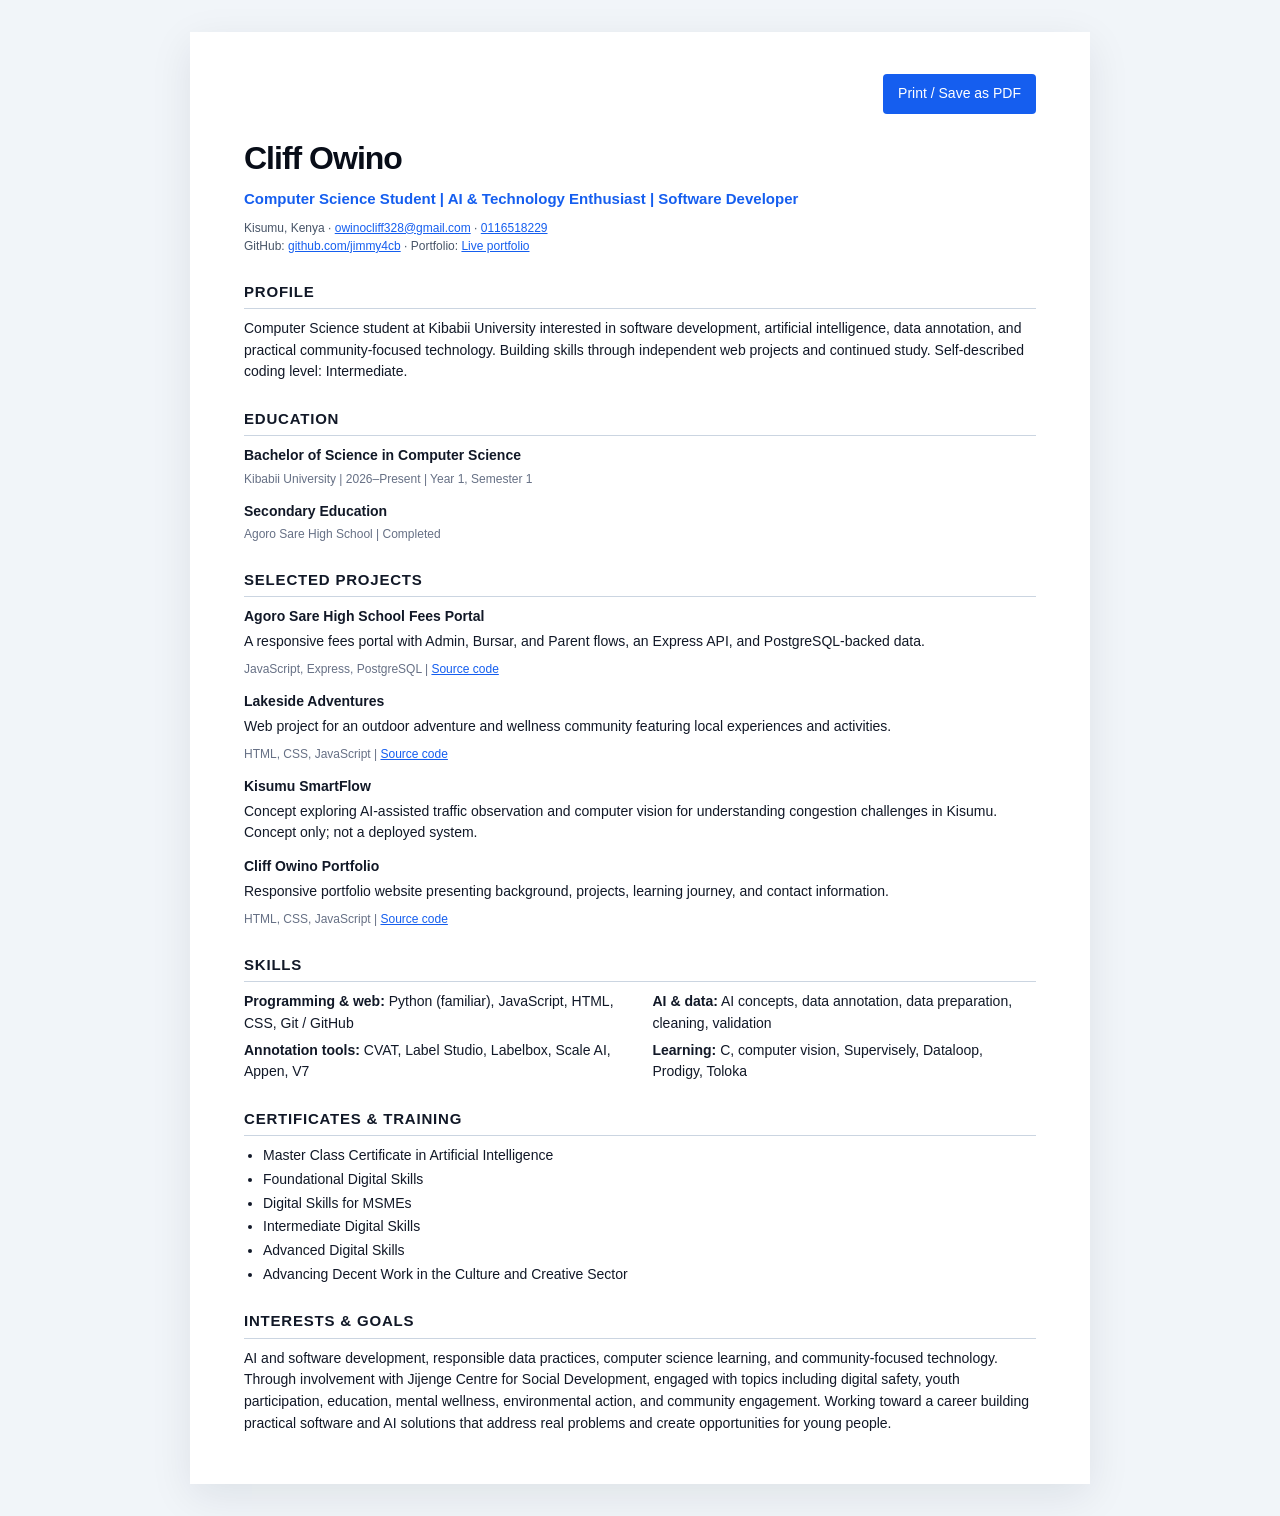
<file: cliff-owino-cv.html>
<!doctype html>
<html lang="en">
  <head>
    <meta charset="UTF-8">
    <meta name="viewport" content="width=device-width, initial-scale=1">
    <meta name="description" content="Printable CV for Cliff Owino, Computer Science student and AI enthusiast.">
    <title>Cliff Owino | CV</title>
    <style>
      :root { color: #111827; background: #f1f5f9; font: 14px/1.55 Arial, Helvetica, sans-serif; }
      * { box-sizing: border-box; }
      body { max-width: 900px; margin: 32px auto; padding: 42px 54px; background: #fff; box-shadow: 0 12px 40px #0f172a16; }
      h1, h2, h3, p { margin-top: 0; }
      h1 { margin-bottom: 4px; color: #080d18; font-size: 32px; letter-spacing: -1px; }
      .headline { margin-bottom: 8px; color: #155eef; font-size: 15px; font-weight: 700; }
      .contact { margin-bottom: 22px; color: #475467; font-size: 12px; }
      .contact a, a { color: #155eef; }
      h2 { margin: 24px 0 9px; padding-bottom: 5px; border-bottom: 1px solid #cbd5e1; color: #111827; font-size: 15px; letter-spacing: .8px; text-transform: uppercase; }
      h3 { margin-bottom: 3px; font-size: 14px; }
      p { margin-bottom: 8px; }
      ul { margin: 4px 0 10px; padding-left: 19px; }
      li { margin: 2px 0; }
      .entry { margin-bottom: 12px; }
      .meta { color: #667085; font-size: 12px; }
      .skills { display: grid; grid-template-columns: 1fr 1fr; gap: 5px 25px; }
      .actions { display: flex; justify-content: flex-end; margin-bottom: 20px; }
      button { padding: 9px 15px; color: #fff; background: #155eef; border: 0; border-radius: 4px; cursor: pointer; font: inherit; }
      @media (max-width: 600px) { body { margin: 0; padding: 25px 20px; } .skills { grid-template-columns: 1fr; } }
      @media print {
        :root { background: #fff; font-size: 10pt; }
        body { max-width: none; margin: 0; padding: 0; box-shadow: none; }
        .actions { display: none; }
        a { color: inherit; text-decoration: none; }
        h2 { break-after: avoid; }
        .entry { break-inside: avoid; }
      }
    </style>
  </head>
  <body>
    <div class="actions"><button type="button" onclick="window.print()">Print / Save as PDF</button></div>
    <header>
      <h1>Cliff Owino</h1>
      <p class="headline">Computer Science Student | AI &amp; Technology Enthusiast | Software Developer</p>
      <p class="contact">Kisumu, Kenya · <a href="mailto:owinocliff328@gmail.com">owinocliff328@gmail.com</a> · <a href="tel:+254116518229">0116518229</a><br>
        GitHub: <a href="https://github.com/jimmy4cb">github.com/jimmy4cb</a> · Portfolio: <a href="https://my-portfolio-jet-two-43.vercel.app/cliff-owino-portfolio/index.html">Live portfolio</a>
      </p>
    </header>

    <main>
      <section>
        <h2>Profile</h2>
        <p>Computer Science student at Kibabii University interested in software development, artificial intelligence, data annotation, and practical community-focused technology. Building skills through independent web projects and continued study. Self-described coding level: Intermediate.</p>
      </section>

      <section>
        <h2>Education</h2>
        <div class="entry">
          <h3>Bachelor of Science in Computer Science</h3>
          <p class="meta">Kibabii University | 2026–Present | Year 1, Semester 1</p>
        </div>
        <div class="entry">
          <h3>Secondary Education</h3>
          <p class="meta">Agoro Sare High School | Completed</p>
        </div>
      </section>

      <section>
        <h2>Selected Projects</h2>
        <div class="entry">
          <h3>Agoro Sare High School Fees Portal</h3>
          <p>A responsive fees portal with Admin, Bursar, and Parent flows, an Express API, and PostgreSQL-backed data.</p>
          <p class="meta">JavaScript, Express, PostgreSQL | <a href="https://github.com/jimmy4cb/BILLIING">Source code</a></p>
        </div>
        <div class="entry">
          <h3>Lakeside Adventures</h3>
          <p>Web project for an outdoor adventure and wellness community featuring local experiences and activities.</p>
          <p class="meta">HTML, CSS, JavaScript | <a href="https://github.com/jimmy4cb/lakeside-adventure">Source code</a></p>
        </div>
        <div class="entry">
          <h3>Kisumu SmartFlow</h3>
          <p>Concept exploring AI-assisted traffic observation and computer vision for understanding congestion challenges in Kisumu. Concept only; not a deployed system.</p>
        </div>
        <div class="entry">
          <h3>Cliff Owino Portfolio</h3>
          <p>Responsive portfolio website presenting background, projects, learning journey, and contact information.</p>
          <p class="meta">HTML, CSS, JavaScript | <a href="https://github.com/jimmy4cb/my-portfolio">Source code</a></p>
        </div>
      </section>

      <section>
        <h2>Skills</h2>
        <div class="skills">
          <div><strong>Programming &amp; web:</strong> Python (familiar), JavaScript, HTML, CSS, Git / GitHub</div>
          <div><strong>AI &amp; data:</strong> AI concepts, data annotation, data preparation, cleaning, validation</div>
          <div><strong>Annotation tools:</strong> CVAT, Label Studio, Labelbox, Scale AI, Appen, V7</div>
          <div><strong>Learning:</strong> C, computer vision, Supervisely, Dataloop, Prodigy, Toloka</div>
        </div>
      </section>

      <section>
        <h2>Certificates &amp; Training</h2>
        <ul>
          <li>Master Class Certificate in Artificial Intelligence</li>
          <li>Foundational Digital Skills</li>
          <li>Digital Skills for MSMEs</li>
          <li>Intermediate Digital Skills</li>
          <li>Advanced Digital Skills</li>
          <li>Advancing Decent Work in the Culture and Creative Sector</li>
        </ul>
      </section>

      <section>
        <h2>Interests &amp; Goals</h2>
        <p>AI and software development, responsible data practices, computer science learning, and community-focused technology. Through involvement with Jijenge Centre for Social Development, engaged with topics including digital safety, youth participation, education, mental wellness, environmental action, and community engagement. Working toward a career building practical software and AI solutions that address real problems and create opportunities for young people.</p>
      </section>
    </main>
  </body>
</html>
</file>
<file: styles.css>
:root {
  color-scheme: light;
  --ink: #0d1930;
  --muted: #5d6d87;
  --forest: #315fce;
  --forest-deep: #080d18;
  --lime: #8bb4ff;
  --coral: #315fce;
  --paper: #f3f6fc;
  --white: #ffffff;
  --line: #dce4f0;
  --navy-mid: #102958;
  --blue-pale: #e8efff;
  --blue-soft: #d5e3ff;
  --blue-muted: #b8ccff;
  --max-width: 1160px;
}

* {
  box-sizing: border-box;
}

html {
  scroll-behavior: smooth;
  scroll-padding-top: 86px;
}

body {
  margin: 0;
  color: var(--ink);
  background: var(--white);
  font-family: "DM Sans", sans-serif;
  font-size: 16px;
  line-height: 1.65;
}

a {
  color: inherit;
  text-decoration: none;
}

button,
input,
textarea {
  font: inherit;
}

::selection {
  color: var(--white);
  background: var(--forest);
}

.container {
  width: min(var(--max-width), calc(100% - 56px));
  margin-inline: auto;
}

.section {
  padding: 112px 0;
}

.site-header {
  position: sticky;
  z-index: 10;
  top: 0;
  background: rgb(243 246 252 / 96%);
  border-bottom: 1px solid rgb(49 95 206 / 14%);
  backdrop-filter: blur(16px);
}

.nav {
  min-height: 78px;
  display: flex;
  align-items: center;
  justify-content: space-between;
}

.logo {
  font-family: "Manrope", sans-serif;
  font-size: 27px;
  font-weight: 800;
  letter-spacing: -2.5px;
}

.logo span {
  color: var(--coral);
}

.nav-links {
  display: flex;
  align-items: center;
  gap: 29px;
  margin: 0;
  padding: 0;
  list-style: none;
}

.nav-links a {
  color: var(--muted);
  font-size: 13px;
  font-weight: 600;
  transition: color 160ms ease;
}

.nav-links a:hover,
.nav-links a:focus-visible {
  color: var(--forest);
}

.nav-links li:last-child a {
  padding: 10px 17px;
  color: var(--white);
  background: var(--forest);
  border-radius: 999px;
}

.nav-links li:last-child a:hover,
.nav-links li:last-child a:focus-visible {
  color: var(--forest-deep);
  background: var(--lime);
}

.nav-toggle,
.menu-button {
  display: none;
}

.hero {
  position: relative;
  overflow: hidden;
  min-height: 690px;
  display: grid;
  align-items: center;
  padding: 88px 0 100px;
  color: var(--white);
  background:
    radial-gradient(ellipse at 86% 22%, rgb(139 180 255 / 26%), transparent 27%),
    radial-gradient(ellipse at 0% 100%, rgb(49 95 206 / 34%), transparent 38%),
    linear-gradient(125deg, var(--forest-deep) 0%, var(--navy-mid) 58%, var(--forest-deep) 100%);
}

.hero::after {
  position: absolute;
  right: -145px;
  bottom: -295px;
  width: 590px;
  height: 590px;
  border: 1px solid rgb(255 255 255 / 8%);
  border-radius: 50%;
  content: "";
  pointer-events: none;
}

.hero-grid {
  position: relative;
  z-index: 1;
  display: grid;
  grid-template-columns: 1.2fr 0.8fr;
  align-items: center;
  gap: 82px;
}

.hero-copy {
  padding-block: 24px;
}

.eyebrow {
  display: flex;
  align-items: center;
  gap: 10px;
  margin: 0 0 22px;
  color: var(--forest);
  font-size: 10px;
  font-weight: 700;
  letter-spacing: 1.8px;
  line-height: 1.5;
  text-transform: uppercase;
}

.hero .eyebrow,
.contact .eyebrow {
  color: var(--lime);
}

.eyebrow-line {
  width: 23px;
  height: 2px;
  background: var(--coral);
}

h1,
h2,
h3,
p {
  margin-top: 0;
}

h1,
h2,
h3 {
  font-family: "Manrope", sans-serif;
}

.hero h1 {
  max-width: 720px;
  margin-bottom: 24px;
  font-size: clamp(44px, 5.5vw, 70px);
  font-weight: 700;
  letter-spacing: -3.8px;
  line-height: 1.04;
}

.hero h1 span {
  color: var(--lime);
}

.hero-summary {
  max-width: 550px;
  margin-bottom: 30px;
  color: var(--blue-soft);
  font-size: 16px;
  line-height: 1.8;
}

.hero-role {
  margin: -8px 0 14px;
  color: var(--blue-soft);
  font-size: 13px;
  font-weight: 700;
}

.hero-role span {
  margin-inline: 4px;
  color: var(--lime);
}

.hero-actions {
  display: flex;
  align-items: center;
  flex-wrap: wrap;
  gap: 22px;
}

.button {
  min-height: 51px;
  display: inline-flex;
  align-items: center;
  justify-content: center;
  gap: 17px;
  padding: 0 21px;
  border: 1px solid transparent;
  border-radius: 999px;
  font-size: 13px;
  font-weight: 700;
  transition: transform 160ms ease, background-color 160ms ease, color 160ms ease;
}

.button:hover {
  transform: translateY(-2px);
}

.button-primary {
  color: var(--forest-deep);
  background: var(--lime);
}

.button-primary:hover {
  background: var(--blue-pale);
}

.button-outline {
  color: var(--white);
  border-color: rgb(255 255 255 / 45%);
}

.button-outline:hover {
  color: var(--forest-deep);
  background: var(--blue-soft);
}

.button-coffee {
  color: #1f1b13;
  background: linear-gradient(135deg, #ffd74a 0%, #f4b400 100%);
  box-shadow: 0 14px 30px rgb(244 180 0 / 25%);
}

.button-coffee:hover {
  color: #1f1b13;
  background: linear-gradient(135deg, #ffe17a 0%, #f8c533 100%);
}

.button span,
.inline-link span {
  font-size: 17px;
}

.text-link {
  color: var(--white);
  font-size: 13px;
  font-weight: 600;
}

.text-link span {
  margin-left: 5px;
  color: var(--lime);
}

.hero-note {
  display: flex;
  align-items: center;
  gap: 10px;
  margin-top: 38px;
  color: var(--blue-soft);
  font-size: 11px;
}

.status-dot {
  width: 8px;
  height: 8px;
  border-radius: 50%;
  background: var(--lime);
  box-shadow: 0 0 0 4px rgb(139 180 255 / 22%);
}

.portrait-wrap {
  position: relative;
  width: min(100%, 355px);
  justify-self: center;
  padding: 0;
}

.portrait-accent {
  position: absolute;
  border: 1px solid rgb(139 180 255 / 75%);
  border-radius: 50%;
  pointer-events: none;
}

.portrait {
  position: relative;
  width: 100%;
  aspect-ratio: 1;
  object-fit: cover;
  object-position: center 28%;
  border-radius: 50%;
}

.portrait-caption {
  display: flex;
  justify-content: space-between;
  gap: 12px;
  padding: 13px 0;
  color: var(--blue-soft);
  font-size: 10px;
  letter-spacing: 0.7px;
}

.scroll-cue {
  position: absolute;
  bottom: 27px;
  left: max(28px, calc((100% - var(--max-width)) / 2));
  display: flex;
  align-items: center;
  gap: 9px;
  color: var(--blue-soft);
  font-size: 9px;
  font-weight: 700;
  letter-spacing: 1.4px;
}

.scroll-cue span {
  color: var(--lime);
  font-size: 17px;
}

.section-grid {
  display: grid;
  grid-template-columns: 0.8fr 1.2fr;
  gap: 90px;
}

.section-heading h2,
.work h2,
.contact h2 {
  margin-bottom: 0;
  font-size: clamp(36px, 4.3vw, 54px);
  font-weight: 700;
  letter-spacing: -2.8px;
  line-height: 1.1;
}

.section-heading h2 span,
.work h2 span {
  color: var(--forest);
}

.about {
  background: var(--blue-soft);
}

.about-copy {
  max-width: 660px;
  padding-top: 7px;
}

.about-copy p {
  color: var(--muted);
  font-size: 14px;
  line-height: 1.9;
}

.about-copy .lead {
  margin-bottom: 17px;
  color: var(--ink);
  font-family: "Manrope", sans-serif;
  font-size: 21px;
  font-weight: 600;
  line-height: 1.55;
}

.about-facts {
  display: grid;
  grid-template-columns: repeat(3, minmax(0, 1fr));
  gap: 11px;
  margin-top: 23px;
}

.about-facts span {
  padding: 13px;
  color: var(--muted);
  background: var(--paper);
  border: 1px solid var(--line);
  border-radius: 5px;
  font-size: 10px;
}

.about-facts strong {
  display: block;
  margin-bottom: 3px;
  color: var(--ink);
  font-size: 11px;
}

.focus {
  background: linear-gradient(135deg, rgb(255 215 74 / 20%), rgb(244 180 0 / 8%));
}

.focus .eyebrow,
.focus .section-heading h2 span {
  color: #9a6b00;
}

.focus .skill-category,
.focus .skill-level {
  color: #9a6b00;
}

.focus .skill-card {
  border-color: rgb(244 180 0 / 30%);
  box-shadow: 0 8px 24px rgb(244 180 0 / 8%);
}

.focus .skill-card:hover {
  border-color: #f4b400;
  box-shadow: 0 12px 28px rgb(244 180 0 / 16%);
}

.focus .skill-list li,
.focus .services-grid article {
  border-color: rgb(244 180 0 / 22%);
}

.section-heading-wide {
  display: flex;
  align-items: end;
  justify-content: space-between;
  gap: 30px;
  margin-bottom: 44px;
}

.section-intro {
  max-width: 370px;
  margin-bottom: 4px;
  color: var(--muted);
  font-size: 13px;
}

.skill-category {
  margin-bottom: 7px;
  color: var(--forest);
  font-size: 9px;
  font-weight: 800;
  letter-spacing: 1px;
}

.interests-grid .creative-card.creative-card--technology {
  color: var(--white);
  background:
    radial-gradient(ellipse at 100% 0%, rgb(49 95 206 / 36%), transparent 42%),
    linear-gradient(145deg, #0d1424 0%, #080d18 68%);
  border-color: rgb(139 180 255 / 24%);
}

.creative-card--technology h3 {
  color: var(--white);
}

.creative-card--technology .skill-category {
  color: var(--blue-muted);
}

.creative-card--technology .interest-tags span {
  color: var(--blue-soft);
  background: rgb(49 95 206 / 28%);
}

.skills-grid {
  display: grid;
  grid-template-columns: repeat(2, minmax(0, 1fr));
  gap: 15px;
}

.skill-card {
  padding: 25px 23px 18px;
  background: var(--white);
  border: 1px solid rgb(49 95 206 / 15%);
  border-radius: 7px;
  box-shadow: 0 8px 24px rgb(16 41 88 / 6%);
  transition: border-color 160ms ease, box-shadow 160ms ease, transform 160ms ease;
}

.skill-card:hover,
.experience-card:hover,
.creative-card:hover,
.learning-panel:hover {
  transform: translateY(-2px);
  border-color: var(--lime);
  box-shadow: 0 12px 28px rgb(16 41 88 / 8%);
}

.skill-card h3,
.learning-panel h3 {
  margin-bottom: 10px;
  font-size: 12px;
  letter-spacing: -0.3px;
}

.skill-list,
.certification-list {
  margin: 0;
  padding: 0;
  list-style: none;
}

.skill-list li {
  display: flex;
  align-items: baseline;
  justify-content: space-between;
  gap: 9px;
  padding: 9px 0;
  border-top: 1px solid var(--line);
  font-size: 11px;
}

.skill-level {
  flex: 0 0 auto;
  color: var(--forest);
  font-size: 9px;
  font-weight: 700;
  text-align: right;
}

.services {
  margin-top: 74px;
}

.services .eyebrow {
  margin-bottom: 16px;
  color: #9a6b00;
}

.services-grid {
  display: grid;
  grid-template-columns: repeat(2, minmax(0, 1fr));
  gap: 0 34px;
}

.services-grid article {
  display: flex;
  align-items: flex-start;
  gap: 15px;
  padding: 20px 0;
  border-top: 1px solid var(--line);
}

.service-mark {
  min-width: 41px;
  height: 41px;
  display: grid;
  place-items: center;
  color: #1f1b13;
  background: linear-gradient(135deg, #ffd74a 0%, #f4b400 100%);
  border-radius: 50%;
  font-size: 9px;
  font-weight: 800;
}

.services-grid h3 {
  margin: 0 0 5px;
  font-size: 14px;
}

.services-grid p {
  margin: 0;
  color: var(--muted);
  font-size: 11px;
}

.journey {
  color: var(--white);
  background:
    radial-gradient(ellipse at 100% 0%, rgb(49 95 206 / 25%), transparent 40%),
    linear-gradient(145deg, var(--navy-mid), var(--forest-deep) 72%);
}

.journey .eyebrow {
  color: var(--blue-muted);
}

.journey .section-heading h2 span {
  color: var(--lime);
}

.journey .section-intro {
  color: var(--blue-soft);
}

.journey-grid {
  display: grid;
  grid-template-columns: repeat(4, minmax(0, 1fr));
  border-top: 1px solid rgb(139 180 255 / 24%);
}

.journey-grid article {
  min-height: 190px;
  padding: 21px 22px 15px 0;
}

.journey-grid article + article {
  padding-left: 22px;
  border-left: 1px solid rgb(139 180 255 / 24%);
}

.journey-step {
  display: inline-block;
  margin-bottom: 28px;
  color: var(--lime);
  font-size: 11px;
  font-weight: 800;
  letter-spacing: 1px;
}

.journey-grid h3 {
  margin-bottom: 7px;
  font-size: 17px;
}

.journey-grid p {
  margin: 0;
  color: var(--blue-soft);
  font-size: 11px;
}

.work {
  background: linear-gradient(180deg, var(--blue-pale), var(--paper));
}

.project-grid {
  display: grid;
  grid-template-columns: repeat(2, minmax(0, 1fr));
  gap: 17px;
}

.project-list-container {
  padding: 12px 30px;
  color: var(--white);
  background:
    radial-gradient(ellipse at 100% 0%, rgb(49 95 206 / 36%), transparent 42%),
    linear-gradient(145deg, #0d1424 0%, #080d18 68%);
  border: 1px solid rgb(139 180 255 / 18%);
  border-radius: 9px;
}

.project-list {
  margin: 0;
  padding: 0;
  list-style: none;
}

.project-list li {
  min-height: 76px;
  display: grid;
  grid-template-columns: minmax(0, 1fr) auto auto;
  align-items: center;
  gap: 24px;
  padding: 14px 4px;
  border-bottom: 1px solid rgb(255 255 255 / 12%);
}

.project-list li:last-child {
  border-bottom: 0;
}

.project-list h3 {
  margin: 0 0 4px;
  color: var(--white);
  font-size: 16px;
  letter-spacing: -0.3px;
}

.project-list p {
  margin: 0;
  color: var(--blue-muted);
  font-size: 11px;
}

.project-list-status {
  color: var(--lime);
  font-size: 11px;
  font-weight: 700;
}

.project-list a {
  color: var(--blue-soft);
  font-size: 11px;
  font-weight: 700;
  text-decoration: none;
}

.project-list a:hover,
.project-list a:focus-visible {
  color: var(--white);
  text-decoration: underline;
  text-underline-offset: 3px;
}

.project-card {
  position: relative;
  min-height: 0;
  display: flex;
  flex-direction: column;
  align-items: flex-start;
  padding: 27px;
  background: var(--paper);
  border: 1px solid rgb(49 95 206 / 16%);
  border-radius: 7px;
  transition: transform 180ms ease, box-shadow 180ms ease, border-color 180ms ease;
}

.project-visual {
  position: relative;
  width: 100%;
  height: 150px;
  overflow: hidden;
  margin-bottom: 23px;
  background: var(--blue-pale);
  border: 1px solid rgb(49 95 206 / 18%);
  border-radius: 4px;
}

.project-visual--maelowo {
  background: linear-gradient(135deg, #d5e3ff, #8bb4ff 48%, #f3f6fc);
}

.project-visual--billing {
  background: linear-gradient(135deg, #e8efff, #a9c5fa 52%, #f3f6fc);
}

.project-visual--market {
  background: linear-gradient(135deg, #d5e3ff, #8bb4ff 52%, #f3f6fc);
}

.project-visual--capture {
  background: linear-gradient(135deg, var(--forest-deep), #17376c 52%, var(--navy-mid));
}

.project-visual--maelowo::before,
.project-visual--billing::before,
.project-visual--market::before,
.project-visual--capture::before {
  position: absolute;
  inset: 22px 25% 22px 18%;
  border: 1px solid rgb(255 255 255 / 82%);
  border-radius: 8px;
  box-shadow: 0 12px 28px rgb(17 24 39 / 12%);
  content: "";
}

.project-visual--maelowo::after,
.project-visual--billing::after,
.project-visual--market::after,
.project-visual--capture::after {
  position: absolute;
  top: 39px;
  left: 28%;
  width: 37%;
  height: 9px;
  background: rgb(255 255 255 / 82%);
  border-radius: 999px;
  box-shadow: 0 22px 0 rgb(255 255 255 / 66%), 0 44px 0 rgb(255 255 255 / 54%);
  content: "";
}

.project-visual--capture::before {
  inset: 0;
  border: 0;
  border-radius: 0;
  background: radial-gradient(ellipse at 52% 42%, rgb(139 180 255 / 55%), transparent 16%);
  box-shadow: none;
}

.project-visual--capture::after {
  top: 43px;
  left: calc(50% - 2px);
  width: 4px;
  height: 66px;
  background: rgb(255 255 255 / 85%);
  box-shadow: none;
  transform: rotate(32deg);
}

.visual-caption {
  position: absolute;
  right: 10px;
  bottom: 8px;
  color: #41536f;
  font-size: 8px;
  font-weight: 800;
  letter-spacing: 1px;
}

.mock-browser {
  height: 22px;
  display: flex;
  align-items: center;
  gap: 4px;
  padding: 0 9px;
  background: var(--white);
  border-bottom: 1px solid var(--line);
}

.mock-browser span {
  width: 5px;
  height: 5px;
  background: var(--lime);
  border-radius: 50%;
}

.mock-billing {
  height: 100%;
  display: grid;
  grid-template-columns: 25% 1fr;
  padding-bottom: 22px;
}

.mock-sidebar {
  background: var(--navy-mid);
}

.mock-dashboard {
  display: grid;
  grid-template-columns: repeat(3, 1fr);
  grid-template-rows: 28px 1fr;
  gap: 8px;
  padding: 12px;
}

.mock-dashboard i,
.mock-dashboard b {
  display: block;
  background: #ffffff;
  border: 1px solid var(--line);
  border-radius: 3px;
}

.mock-dashboard b {
  grid-column: span 3;
  background: repeating-linear-gradient(0deg, #fff 0 11px, var(--blue-pale) 12px 13px);
}

.project-visual--lakeside {
  background: linear-gradient(180deg, #d5e3ff, #f3f6fc 73%, #b8ccff);
}

.mock-sun {
  position: absolute;
  top: 22px;
  right: 42px;
  width: 35px;
  height: 35px;
  background: #ffffff;
  border-radius: 50%;
}

.mock-hill {
  position: absolute;
  right: -7%;
  bottom: 0;
  left: -7%;
  height: 72px;
  background: #315fce;
  border-radius: 50% 50% 0 0;
  transform: rotate(-5deg);
}

.mock-hill-back {
  right: 35%;
  bottom: -17px;
  left: -15%;
  height: 76px;
  background: #8bb4ff;
  transform: rotate(7deg);
}

.project-visual--annotation {
  background: linear-gradient(135deg, #b8ccff, #f3f6fc);
}

.mock-image {
  position: absolute;
  inset: 15px 24% 20px 14%;
  overflow: hidden;
  background: linear-gradient(150deg, #8bb4ff, #e8efff 55%, #315fce);
  border: 1px solid #ffffff;
  border-radius: 4px;
}

.mock-image i {
  position: absolute;
  top: 10px;
  left: 50%;
  width: 26px;
  height: 32px;
  border: 2px solid var(--forest);
}

.mock-image b {
  position: absolute;
  bottom: 10px;
  left: 20%;
  width: 58px;
  height: 24px;
  border: 2px solid var(--forest-deep);
}

.mock-image span {
  position: absolute;
  top: 12px;
  right: 10px;
  bottom: 8px;
  left: 10px;
  border: 1px dashed rgb(255 255 255 / 80%);
}

.mock-label {
  position: absolute;
  top: 26px;
  right: 9px;
  padding: 4px 6px;
  color: #ffffff;
  background: var(--forest);
  font-size: 7px;
  font-weight: 700;
}

.mock-label-alt {
  top: 58px;
  color: var(--forest-deep);
  background: #ffffff;
  border: 1px solid var(--forest-deep);
}

.project-visual--smartflow {
  background: linear-gradient(135deg, var(--blue-pale), #c9d9f7);
}

.mock-road {
  position: absolute;
  top: -35px;
  left: 42%;
  width: 75px;
  height: 220px;
  background: #17376c;
  border: 9px solid #b8ccff;
  transform: rotate(38deg);
}

.mock-road i {
  position: relative;
  top: 23px;
  display: block;
  width: 100%;
  border-top: 2px dashed #ffffff;
}

.mock-road b,
.mock-road span {
  position: absolute;
  top: 56px;
  left: 19px;
  width: 24px;
  height: 13px;
  background: var(--forest);
  border-radius: 4px;
  transform: rotate(-10deg);
}

.mock-road span {
  top: 105px;
  left: 28px;
  background: #ffffff;
}

.project-visual--portfolio {
  background: var(--forest-deep);
}

.mock-page {
  position: absolute;
  inset: 17px 23% 15px;
  display: grid;
  grid-template-columns: 1fr 1fr;
  gap: 6px;
  padding: 11px;
  background: #ffffff;
  border: 1px solid #dbe3ef;
  border-radius: 3px;
}

.mock-page i,
.mock-page b,
.mock-page span {
  background: var(--blue-pale);
  border-radius: 2px;
}

.mock-page i:first-child {
  grid-column: span 2;
  height: 13px;
  background: var(--forest-deep);
}

.mock-page i:nth-child(2) {
  height: 35px;
  background: var(--forest);
}

.mock-page i:nth-child(3) {
  height: 35px;
}

.mock-page b,
.mock-page span {
  height: 20px;
}

.project-actions {
  display: flex;
  align-items: center;
  flex-wrap: wrap;
  gap: 15px;
  margin-top: 19px;
}

.project-actions .project-link {
  margin-top: 0;
}

.project-status {
  color: var(--muted);
  font-size: 10px;
}

.contribution {
  color: #41536f !important;
}

.contribution strong {
  color: var(--ink);
}

.project-card:hover {
  transform: translateY(-4px);
  border-color: #8bb4ff;
  box-shadow: 0 17px 35px rgb(16 41 88 / 12%);
}

.project-topline {
  width: 100%;
  display: flex;
  justify-content: space-between;
  gap: 14px;
  margin-bottom: 19px;
  color: var(--forest);
  font-size: 9px;
  font-weight: 800;
  letter-spacing: 1px;
}

.project-card h3 {
  margin-bottom: 9px;
  font-size: 19px;
  letter-spacing: -0.5px;
  line-height: 1.35;
}

.project-card p {
  margin-bottom: 17px;
  color: var(--muted);
  font-size: 12px;
  line-height: 1.75;
}

.tag-list {
  display: flex;
  flex-wrap: wrap;
  gap: 6px;
}

.tag-list span {
  padding: 4px 8px;
  color: #17376c;
  background: var(--blue-pale);
  border-radius: 3px;
  font-size: 9px;
  font-weight: 600;
}

.project-grid .project-card p {
  flex-grow: 1;
}

.project-link {
  display: inline-flex;
  gap: 7px;
  margin-top: 20px;
  color: var(--forest);
  font-size: 12px;
  font-weight: 700;
}

.education {
  background: var(--white);
}

.education-grid {
  display: grid;
  grid-template-columns: 1fr 1fr;
  gap: 70px;
  margin-top: 40px;
}

.education-timeline {
  display: grid;
  gap: 29px;
}

.education-item {
  position: relative;
  padding: 0 0 0 24px;
  border-left: 1px solid var(--blue-muted);
}

.education-item--current {
  padding: 18px 18px 18px 24px;
  color: var(--white);
  background:
    radial-gradient(ellipse at 100% 0%, rgb(49 95 206 / 36%), transparent 42%),
    linear-gradient(145deg, #0d1424 0%, #080d18 68%);
  border: 1px solid rgb(139 180 255 / 24%);
  border-radius: 7px;
}

.education-item--current .education-label {
  color: var(--lime);
}

.education-item--current h3 {
  color: var(--white);
}

.education-item--current p:not(.education-label) {
  color: var(--blue-soft);
}

.education-item--current .education-school {
  color: var(--blue-muted) !important;
}

.timeline-dot {
  position: absolute;
  top: 2px;
  left: -5px;
  width: 9px;
  height: 9px;
  background: var(--coral);
  border: 2px solid var(--paper);
  border-radius: 50%;
  box-shadow: 0 0 0 1px var(--coral);
}

.education-label {
  margin-bottom: 7px;
  color: var(--forest);
  font-size: 9px;
  font-weight: 800;
  letter-spacing: 1.2px;
}

.education-item h3 {
  margin-bottom: 4px;
  font-size: 17px;
  line-height: 1.45;
}

.education-item p:not(.education-label) {
  margin-bottom: 0;
  color: var(--muted);
  font-size: 12px;
}

.education-item .education-school {
  margin-bottom: 7px !important;
  color: var(--forest) !important;
  font-weight: 700;
}

.learning-panel {
  padding: 26px;
  background: var(--white);
  border: 1px solid rgb(49 95 206 / 16%);
  border-radius: 7px;
  transition: border-color 160ms ease, box-shadow 160ms ease, transform 160ms ease;
}

.learning-panel .tag-list {
  margin-bottom: 24px;
}

.certification-heading {
  padding-top: 19px;
  border-top: 1px solid var(--line);
}

.certification-list li {
  padding: 8px 0;
  color: var(--muted);
  border-top: 1px solid var(--blue-pale);
  font-size: 11px;
}

.experience {
  background: var(--paper);
}

.experience-grid {
  display: grid;
  grid-template-columns: repeat(2, minmax(0, 1fr));
  gap: 16px;
}

.experience-card {
  padding: 25px;
  background: var(--white);
  border: 1px solid rgb(49 95 206 / 16%);
  border-radius: 6px;
  transition: border-color 160ms ease, box-shadow 160ms ease, transform 160ms ease;
}

.experience-type {
  display: block;
  margin-bottom: 15px;
  color: var(--forest);
  font-size: 9px;
  font-weight: 800;
  letter-spacing: 1px;
}

.experience-card h3 {
  margin-bottom: 8px;
  font-size: 18px;
}

.experience-card p {
  margin-bottom: 15px;
  color: var(--muted);
  font-size: 12px;
}

.experience-card a {
  color: var(--forest);
  font-size: 11px;
  font-weight: 700;
}

.certificate-grid {
  display: grid;
  grid-template-columns: repeat(2, minmax(0, 1fr));
  gap: 10px;
  margin: 0;
  padding: 0;
  list-style: none;
}

.certificate-grid li {
  position: relative;
  padding: 15px 16px 15px 39px;
  color: var(--blue-soft);
  background: rgb(255 255 255 / 6%);
  border: 1px solid rgb(139 180 255 / 20%);
  border-radius: 4px;
  font-size: 12px;
  font-weight: 600;
}

.certificate-grid li::before {
  position: absolute;
  top: 15px;
  left: 15px;
  color: var(--lime);
  content: "✓";
  font-weight: 800;
}

.certifications {
  color: var(--white);
  background:
    radial-gradient(ellipse at 100% 0%, rgb(49 95 206 / 36%), transparent 42%),
    linear-gradient(145deg, #0d1424 0%, #080d18 68%);
}

.certifications .eyebrow {
  color: var(--blue-muted);
}

.certifications .section-heading h2 span {
  color: var(--lime);
}

.certifications .section-intro {
  color: var(--blue-soft);
}

.community {
  color: var(--white);
  background:
    radial-gradient(ellipse at 100% 0%, rgb(49 95 206 / 22%), transparent 38%),
    linear-gradient(145deg, var(--forest-deep), #0d1930 72%);
}

.community .eyebrow {
  color: var(--blue-muted);
}

.community .section-heading h2 span {
  color: var(--lime);
}

.community-grid {
  display: grid;
  grid-template-columns: 0.8fr 1.2fr;
  align-items: center;
  gap: 90px;
}

.community-copy {
  max-width: 650px;
}

.community-copy .lead {
  margin-bottom: 14px;
  color: var(--white);
  font-family: "Manrope", sans-serif;
  font-size: 19px;
  font-weight: 600;
  line-height: 1.55;
}

.community-copy p:not(.lead) {
  margin: 0;
  color: var(--blue-soft);
  font-size: 13px;
}

.community-photo-frame {
  width: min(100%, 300px);
  aspect-ratio: 1;
  overflow: hidden;
  margin: 28px auto 0;
  background: var(--blue-pale);
  border: 4px solid rgb(139 180 255 / 72%);
  border-radius: 50%;
  box-shadow: 0 18px 45px rgb(8 13 24 / 32%);
}

.community-photo-frame img {
  display:block;
  width: 100%;
  height: 100%;
  border-radius: 50%;
}

.community-photo-frame figcaption {
  position: absolute;
  width: 1px;
  height: 1px;
  overflow: hidden;
  white-space: nowrap;
}

.community-link {
  display: inline-flex;
  align-items: center;
  gap: 9px;
  margin-top: 20px;
  padding-bottom: 3px;
  color: var(--white);
  border-bottom: 1px solid var(--lime);
  font-size: 12px;
  font-weight: 700;
}

.community-link:hover {
  color: var(--lime);
}

.photography {
  background: var(--blue-pale);
}

.photography-grid {
  display: grid;
  grid-template-columns: 0.85fr 1.15fr;
  gap: 17px;
}

.creative-card {
  padding: 27px;
  color: var(--white);
  background:
    radial-gradient(ellipse at 100% 0%, rgb(49 95 206 / 36%), transparent 42%),
    linear-gradient(145deg, #0d1424 0%, #080d18 68%);
  border: 1px solid rgb(49 95 206 / 16%);
  border-radius: 7px;
  transition: border-color 160ms ease, box-shadow 160ms ease, transform 160ms ease;
}

.creative-card h3,
.capture-card h3 {
  margin-bottom: 17px;
  font-size: 19px;
  letter-spacing: -0.5px;
}

.photography-portrait {
  margin: 0 0 20px;
}

.photography-portrait img {
  display: block;
  width: 100%;
  height: auto;
  border: 1px solid rgb(139 180 255 / 24%);
  border-radius: 5px;
}

.photography-portrait figcaption {
  margin-top: 8px;
  color: var(--blue-muted);
  font-size: 9px;
  font-weight: 800;
  letter-spacing: 1px;
}

.photography-tags {
  gap: 8px;
}

.photography-tags span,
.interest-tags span {
  padding: 7px 10px;
  font-size: 10px;
}

.capture-card {
  padding: 28px;
  color: var(--white);
  background:
    radial-gradient(ellipse at 100% 0%, rgb(49 95 206 / 36%), transparent 42%),
    linear-gradient(145deg, #0d1424 0%, #080d18 68%);
  border-radius: 7px;
}

.capture-card .eyebrow {
  margin-bottom: 12px;
  color: var(--blue-muted);
}

.capture-card h3 {
  margin-bottom: 4px;
  color: var(--white);
  font-size: 24px;
  letter-spacing: 1px;
}

.capture-card .capture-byline {
  margin-bottom: 18px;
  color: var(--lime);
  font-size: 10px;
  font-weight: 800;
  letter-spacing: 1px;
}

.capture-card > p:not(.eyebrow, .capture-byline) {
  color: var(--blue-soft);
  font-size: 12px;
  line-height: 1.75;
}

.capture-card h4 {
  margin: 18px 0 10px;
  font-family: "Manrope", sans-serif;
  font-size: 12px;
}

.capture-card .tag-list span {
  color: var(--blue-pale);
  background: rgb(255 255 255 / 9%);
}

.capture-card blockquote {
  margin: 22px 0 0;
  padding-left: 14px;
  color: var(--white);
  border-left: 2px solid var(--lime);
  font-family: "Manrope", sans-serif;
  font-size: 14px;
  font-weight: 600;
}

.capture-team {
  display: flex;
  flex-wrap: wrap;
  gap: 10px;
  margin-top: 15px;
}

.capture-team p {
  min-width: 220px;
  display: grid;
  gap: 3px;
  margin: 0;
  padding: 12px 15px;
  background: var(--white);
  border: 1px solid var(--line);
  border-radius: 5px;
  font-size: 10px;
}

.capture-team span {
  color: var(--muted);
}

.interests {
  background: var(--paper);
}

.interests-grid {
  display: grid;
  grid-template-columns: repeat(3, minmax(0, 1fr));
  gap: 14px;
}

.interests-grid .creative-card {
  background: var(--blue-pale);
}

.interests-grid .creative-card--creative-work,
.interests-grid .creative-card--community {
  color: var(--white);
  background:
    radial-gradient(ellipse at 100% 0%, rgb(49 95 206 / 36%), transparent 42%),
    linear-gradient(145deg, #0d1424 0%, #080d18 68%);
  border-color: rgb(139 180 255 / 24%);
}

.interests-grid .creative-card--creative-work .skill-category,
.interests-grid .creative-card--community .skill-category {
  color: var(--blue-muted);
}

.interests-grid .creative-card--creative-work .interest-tags span,
.interests-grid .creative-card--community .interest-tags span {
  color: var(--blue-soft);
  background: rgb(49 95 206 / 28%);
}

.interest-tags {
  gap: 7px;
}

.mentors {
  background: var(--blue-pale);
}

.mentors-grid {
  display: grid;
  grid-template-columns: repeat(2, minmax(0, 1fr));
  gap: 16px;
}

.mentor-card {
  display: flex;
  align-items: center;
  gap: 22px;
  padding: 24px;
  background: var(--white);
  border: 1px solid rgb(49 95 206 / 16%);
  border-radius: 7px;
  box-shadow: 0 10px 28px rgb(16 41 88 / 5%);
  transition: border-color 160ms ease, box-shadow 160ms ease, transform 160ms ease;
}

.mentor-card:hover {
  transform: translateY(-3px);
  border-color: var(--lime);
  box-shadow: 0 16px 34px rgb(16 41 88 / 10%);
}

.mentor-card img {
  width: 142px;
  height: 142px;
  flex: 0 0 auto;
  object-fit: cover;
  object-position: center 35%;
  border: 4px solid var(--blue-pale);
  border-radius: 50%;
}

.mentor-card h3 {
  margin-bottom: 7px;
  font-size: 17px;
}

.mentor-card > div > p:last-child {
  margin-bottom: 0;
  color: var(--muted);
  font-size: 12px;
}

.github {
  background: var(--blue-pale);
}

.github .section-heading-wide {
  margin-bottom: 13px;
}

.github-intro {
  max-width: none;
  margin: 0 0 20px;
}

.button-dark {
  color: var(--white);
  background: var(--forest-deep);
}

.button-dark:hover {
  background: var(--forest);
}

.github-status {
  margin: 0 0 16px;
  color: var(--muted);
  font-size: 11px;
}

.github-status a {
  color: var(--forest);
  font-weight: 700;
}

.repo-grid {
  display: grid;
  grid-template-columns: repeat(3, minmax(0, 1fr));
  gap: 12px;
}

.repo-card {
  min-width: 0;
  display: flex;
  flex-direction: column;
  padding: 17px;
  background: var(--white);
  border: 1px solid rgb(49 95 206 / 16%);
  border-radius: 5px;
  transition: border-color 160ms ease, box-shadow 160ms ease, transform 160ms ease;
}

.repo-card:hover {
  transform: translateY(-2px);
  border-color: var(--lime);
  box-shadow: 0 12px 28px rgb(16 41 88 / 8%);
}

.repo-card h3 {
  margin-bottom: 7px;
  overflow-wrap: anywhere;
  font-size: 14px;
}

.repo-card h3 a:hover {
  color: var(--forest);
  text-decoration: underline;
  text-underline-offset: 3px;
}

.repo-card p {
  flex-grow: 1;
  margin-bottom: 14px;
  color: var(--muted);
  font-size: 11px;
}

.repo-meta {
  display: flex;
  flex-wrap: wrap;
  gap: 6px 11px;
  padding-top: 10px;
  color: var(--forest);
  border-top: 1px solid var(--line);
  font-size: 9px;
  font-weight: 600;
}

.learning {
  background: linear-gradient(135deg, rgb(255 215 74 / 20%), rgb(244 180 0 / 8%));
}

.learning .eyebrow,
.learning-grid h2 span {
  color: #9a6b00;
}

.learning-grid {
  display: grid;
  grid-template-columns: 1fr 0.85fr;
  gap: 75px;
}

.learning-grid h2 {
  margin-bottom: 22px;
  font-family: "Manrope", sans-serif;
  font-size: clamp(35px, 4.2vw, 51px);
  letter-spacing: -2.6px;
  line-height: 1.13;
}

.learning-grid h2 span {
  color: var(--forest);
}

.learning-tags {
  gap: 8px;
}

.learning-tags span {
  padding: 7px 10px;
  color: #5d4600;
  background: rgb(244 180 0 / 16%);
  border: 1px solid rgb(244 180 0 / 25%);
  font-size: 10px;
}

.learning-notes .eyebrow {
  margin-bottom: 10px;
}

.learning-notes article {
  display: flex;
  gap: 14px;
  padding: 13px 0;
  border-top: 1px solid rgb(244 180 0 / 30%);
}

.learning-notes article span {
  color: #9a6b00;
  font-size: 10px;
  font-weight: 800;
}

.learning-notes article p {
  margin: 0;
  font-size: 12px;
  font-weight: 600;
}

.notes-caption {
  margin: 5px 0 0;
  color: var(--muted);
  font-size: 10px;
}

.goals {
  padding: 85px 0;
  background:
    radial-gradient(ellipse at 100% 0%, rgb(49 95 206 / 16%), transparent 45%),
    linear-gradient(125deg, var(--blue-pale), var(--blue-soft));
  text-align: center;
}

.goals-inner {
  display: flex;
  flex-direction: column;
  align-items: center;
}

.goals h2 {
  max-width: 900px;
  margin-bottom: 16px;
  font-family: "Manrope", sans-serif;
  font-size: clamp(30px, 4.7vw, 54px);
  letter-spacing: -2px;
  line-height: 1.15;
}

.goals h2 span {
  color: var(--forest);
}

.goals-inner > p:not(.eyebrow) {
  max-width: 620px;
  margin-bottom: 22px;
  color: var(--muted);
  font-size: 13px;
}

.contact {
  color: var(--white);
  background:
    radial-gradient(ellipse at 100% 0%, rgb(49 95 206 / 28%), transparent 38%),
    linear-gradient(145deg, #0d1930, var(--forest-deep) 70%);
}

.contact-inner {
  display: flex;
  flex-direction: column;
  align-items: center;
  text-align: center;
}

.contact h2 span {
  color: var(--lime);
}

.contact-inner > p:not(.eyebrow) {
  max-width: 590px;
  margin: 19px auto 30px;
  color: var(--blue-soft);
  font-size: 13px;
}

.contact-details {
  display: flex;
  justify-content: center;
  flex-wrap: wrap;
  gap: 13px;
  margin: 3px 0 29px;
}

.contact-details a,
.contact-details div {
  min-width: 150px;
  padding: 12px 15px;
  color: var(--white);
  background: rgb(255 255 255 / 5%);
  border: 1px solid rgb(255 255 255 / 13%);
  border-radius: 5px;
  font-size: 11px;
}

.contact-details a:hover {
  border-color: var(--lime);
}

.contact-details span {
  display: block;
  margin-bottom: 3px;
  color: var(--lime);
  font-size: 9px;
  font-weight: 800;
  letter-spacing: 1px;
  text-transform: uppercase;
}

.coffee-cta {
  display: flex;
  align-items: center;
  justify-content: space-between;
  gap: 20px;
  width: min(100%, 610px);
  margin: 0 0 28px;
  padding: 22px 24px;
  background: linear-gradient(135deg, rgb(49 95 206 / 24%), rgb(139 180 255 / 8%));
  border: 1px solid rgb(139 180 255 / 22%);
  border-radius: 16px;
  text-align: left;
}

.coffee-copy {
  flex: 1;
}

.coffee-copy .eyebrow {
  margin-bottom: 6px;
  color: var(--lime);
  font-size: 9px;
}

.coffee-copy h3 {
  margin-bottom: 6px;
  color: var(--white);
  font-size: 24px;
  letter-spacing: -0.6px;
}

.coffee-copy p {
  margin: 0;
  color: var(--blue-soft);
  font-size: 12px;
}

.coffee-form {
  width: min(100%, 270px);
  display: grid;
  gap: 7px;
}

.coffee-form label {
  color: var(--blue-pale);
  font-size: 10px;
  font-weight: 700;
}

.coffee-form input {
  width: 100%;
  min-height: 42px;
  margin-bottom: 5px;
  padding: 9px 11px;
  color: var(--white);
  background: rgb(255 255 255 / 7%);
  border: 1px solid rgb(255 255 255 / 24%);
  border-radius: 5px;
  font-size: 12px;
}

.coffee-form input:focus {
  outline: 2px solid var(--lime);
  outline-offset: 1px;
}

.coffee-form .button {
  justify-self: start;
  border: 0;
  cursor: pointer;
}

.coffee-form .button:disabled {
  cursor: wait;
  opacity: 0.7;
}

.coffee-status {
  margin: 2px 0 0;
  color: var(--blue-soft);
  font-size: 10px;
  line-height: 1.5;
}

.social-block {
  width: min(100%, 610px);
  margin: 0 0 32px;
}

.social-block h3 {
  margin-bottom: 12px;
  color: var(--white);
  font-family: "Manrope", sans-serif;
  font-size: 14px;
}

.social-links {
  display: flex;
  justify-content: center;
  flex-wrap: wrap;
  gap: 8px;
}

.social-links a {
  display: inline-flex;
  align-items: center;
  gap: 7px;
  padding: 8px 12px;
  color: var(--white);
  background: rgb(255 255 255 / 6%);
  border: 1px solid rgb(255 255 255 / 17%);
  border-radius: 999px;
  font-size: 11px;
  font-weight: 600;
  transition: background-color 160ms ease, border-color 160ms ease, color 160ms ease;
}

.social-links a:hover,
.social-links a:focus-visible {
  color: var(--forest-deep);
  background: var(--lime);
  border-color: var(--lime);
}

.social-links a span {
  color: var(--blue-soft);
  font-size: 9px;
  font-weight: 500;
}

.social-links a:hover span,
.social-links a:focus-visible span {
  color: var(--forest);
}

.contact-form {
  width: min(100%, 590px);
  display: grid;
  gap: 13px;
  text-align: left;
}

.contact-form .form-row {
  display: grid;
  grid-template-columns: 1fr 1fr;
  gap: 13px;
}

.contact-form label {
  display: grid;
  gap: 6px;
  color: var(--blue-pale);
  font-size: 11px;
  font-weight: 600;
}

.contact-form input,
.contact-form textarea {
  width: 100%;
  padding: 11px 12px;
  color: var(--white);
  background: rgb(255 255 255 / 6%);
  border: 1px solid rgb(255 255 255 / 18%);
  border-radius: 4px;
  font-size: 13px;
}

.contact-form input:focus,
.contact-form textarea:focus {
  outline: 2px solid var(--lime);
  outline-offset: 1px;
}

.contact-form textarea {
  resize: vertical;
}

.button-light {
  color: var(--forest-deep);
  background: var(--lime);
  cursor: pointer;
}

.button-light:hover {
  background: var(--blue-pale);
}

.contact-form .button {
  justify-self: start;
  border: 0;
}

.contact-form .form-note {
  margin: -4px 0 0;
  color: #aab7cc;
  font-size: 10px;
}

.footer {
  padding: 21px 0 14px;
  color: var(--blue-soft);
  background: var(--forest-deep);
}

.footer-inner {
  display: flex;
  align-items: center;
  justify-content: space-between;
  gap: 20px;
  padding-bottom: 16px;
}

.footer .logo {
  color: var(--white);
  font-size: 22px;
}

.footer-inner p,
.footer-inner > a:last-child {
  margin: 0;
  font-size: 10px;
}

.footer-inner > a:last-child:hover {
  color: var(--lime);
}

.footer-copyright {
  padding-top: 11px;
  color: #9caccc;
  border-top: 1px solid rgb(139 180 255 / 18%);
  font-size: 9px;
}

@media (max-width: 680px) {
  .coffee-cta {
    flex-direction: column;
    align-items: flex-start;
  }
}

@media (max-width: 900px) {
  .nav-links {
    gap: 17px;
  }

  .hero-grid {
    gap: 45px;
  }

  .skills-grid {
    grid-template-columns: repeat(2, minmax(0, 1fr));
  }

  .repo-grid {
    grid-template-columns: repeat(2, minmax(0, 1fr));
  }

  .journey-grid {
    grid-template-columns: repeat(2, minmax(0, 1fr));
  }

  .journey-grid article:nth-child(3) {
    padding-left: 0;
    border-left: 0;
  }

  .journey-grid article:nth-child(n + 3) {
    border-top: 1px solid rgb(255 255 255 / 18%);
  }
}

@media (min-width: 681px) and (max-width: 900px) {
  .nav-toggle {
    position: absolute;
    width: 1px;
    height: 1px;
    overflow: hidden;
    clip-path: inset(50%);
    white-space: nowrap;
  }

  .menu-button {
    width: 42px;
    height: 42px;
    display: flex;
    flex-direction: column;
    align-items: center;
    justify-content: center;
    gap: 5px;
    border: 1px solid var(--line);
    border-radius: 50%;
    cursor: pointer;
  }

  .menu-button span {
    width: 17px;
    height: 2px;
    background: var(--forest);
    transition: transform 160ms ease, opacity 160ms ease;
  }

  .nav-toggle:focus-visible + .menu-button {
    outline: 2px solid var(--forest);
    outline-offset: 3px;
  }

  .nav-links {
    position: absolute;
    top: 77px;
    right: 0;
    left: 0;
    display: none;
    flex-direction: column;
    align-items: stretch;
    gap: 0;
    padding: 9px max(28px, calc((100% - var(--max-width)) / 2)) 18px;
    background: var(--white);
    border-bottom: 1px solid var(--line);
    box-shadow: 0 14px 20px rgb(17 24 39 / 8%);
  }

  .nav-links li a,
  .nav-links li:last-child a {
    display: block;
    padding: 12px 0;
    color: var(--muted);
    background: transparent;
    border-radius: 0;
  }

  .nav-links li:last-child a {
    color: var(--forest);
  }

  .nav-toggle:checked ~ .nav-links {
    display: flex;
  }

  .nav-toggle:checked + .menu-button span:first-child {
    transform: translateY(7px) rotate(45deg);
  }

  .nav-toggle:checked + .menu-button span:nth-child(2) {
    opacity: 0;
  }

  .nav-toggle:checked + .menu-button span:last-child {
    transform: translateY(-7px) rotate(-45deg);
  }
}

@media (max-width: 680px) {
  html {
    scroll-padding-top: 70px;
  }

  .container {
    width: min(100% - 38px, var(--max-width));
  }

  .section {
    padding: 78px 0;
  }

  .nav {
    min-height: 68px;
  }

  .nav-toggle {
    position: absolute;
    width: 1px;
    height: 1px;
    overflow: hidden;
    clip-path: inset(50%);
    white-space: nowrap;
  }

  .menu-button {
    width: 42px;
    height: 42px;
    display: flex;
    flex-direction: column;
    align-items: center;
    justify-content: center;
    gap: 5px;
    border: 1px solid var(--line);
    border-radius: 50%;
    cursor: pointer;
  }

  .menu-button span {
    width: 17px;
    height: 2px;
    background: var(--forest);
    transition: transform 160ms ease, opacity 160ms ease;
  }

  .nav-toggle:focus-visible + .menu-button {
    outline: 2px solid var(--forest);
    outline-offset: 3px;
  }

  .nav-links {
    position: absolute;
    top: 67px;
    right: 0;
    left: 0;
    display: none;
    flex-direction: column;
    align-items: stretch;
    gap: 0;
    padding: 9px 20px 18px;
    background: var(--white);
    border-bottom: 1px solid var(--line);
    box-shadow: 0 14px 20px rgb(17 24 39 / 8%);
  }

  .nav-links li a,
  .nav-links li:last-child a {
    display: block;
    padding: 12px 0;
    color: var(--muted);
    background: transparent;
    border-radius: 0;
  }

  .nav-links li:last-child a {
    color: var(--forest);
  }

  .nav-links a:hover,
  .nav-links a:focus-visible {
    color: var(--forest);
  }

  .nav-toggle:checked ~ .nav-links {
    display: flex;
  }

  .nav-toggle:checked + .menu-button span:first-child {
    transform: translateY(7px) rotate(45deg);
  }

  .nav-toggle:checked + .menu-button span:nth-child(2) {
    opacity: 0;
  }

  .nav-toggle:checked + .menu-button span:last-child {
    transform: translateY(-7px) rotate(-45deg);
  }

  .hero {
    min-height: auto;
    padding: 63px 0 76px;
  }

  .hero-grid {
    grid-template-columns: 1fr;
    gap: 34px;
  }

  .hero-copy {
    padding-block: 0;
  }

  .hero h1 {
    font-size: clamp(43px, 11vw, 61px);
    letter-spacing: -3px;
  }

  .hero-role {
    max-width: 440px;
    font-size: 12px;
  }

  .hero-summary {
    font-size: 14px;
  }

  .hero-note {
    margin-top: 27px;
  }

  .portrait-wrap {
    width: min(77%, 310px);
  }

  .scroll-cue {
    left: 19px;
    bottom: 20px;
  }

  .section-grid,
  .education-grid,
  .learning-grid,
  .community-grid {
    grid-template-columns: 1fr;
    gap: 27px;
  }

  .section-heading-wide {
    align-items: flex-start;
    flex-direction: column;
    gap: 14px;
    margin-bottom: 30px;
  }

  .section-heading h2,
  .work h2,
  .contact h2 {
    font-size: clamp(35px, 9vw, 47px);
  }

  .about-copy .lead {
    font-size: 18px;
  }

  .skills-grid,
  .services-grid,
  .project-grid,
  .experience-grid,
  .certificate-grid,
  .photography-grid,
  .interests-grid,
  .mentors-grid {
    grid-template-columns: 1fr;
  }

  .mentor-card {
    flex-direction: column;
    align-items: flex-start;
  }

  .mentor-card img {
    width: 132px;
    height: 132px;
  }

  .repo-grid {
    grid-template-columns: 1fr;
  }

  .journey-grid {
    grid-template-columns: 1fr;
  }

  .journey-grid article,
  .journey-grid article + article {
    min-height: 0;
    padding: 16px 0;
    border-left: 0;
    border-top: 1px solid rgb(255 255 255 / 18%);
  }

  .journey-step {
    margin-bottom: 10px;
  }

  .about-facts {
    grid-template-columns: 1fr;
  }

  .hero-actions {
    gap: 12px;
  }

  .hero-actions .button {
    min-height: 46px;
    padding-inline: 15px;
    font-size: 11px;
  }

  .hero-actions .text-link {
    padding: 8px 0;
  }

  .project-visual {
    height: 135px;
  }

  .project-list-container {
    padding: 8px 17px;
  }

  .project-list li {
    grid-template-columns: minmax(0, 1fr) auto;
    gap: 5px 12px;
  }

  .project-list li > div {
    grid-column: 1 / -1;
  }

  .skill-card {
    padding: 22px 20px 15px;
  }

  .services {
    margin-top: 53px;
  }

  .services-grid {
    gap: 0;
  }

  .project-card {
    min-height: 0;
    padding: 23px 20px;
  }

  .education-grid {
    margin-top: 31px;
  }

  .learning-panel {
    padding: 22px 19px;
  }

  .contact-details {
    width: 100%;
    display: grid;
    grid-template-columns: 1fr 1fr;
    gap: 8px;
  }

  .contact-details a,
  .contact-details div {
    min-width: 0;
    overflow-wrap: anywhere;
    padding: 10px 8px;
    font-size: 10px;
  }

  .social-links {
    display: grid;
    grid-template-columns: repeat(2, minmax(0, 1fr));
  }

  .social-links a {
    justify-content: center;
    padding: 9px 7px;
    font-size: 10px;
  }

  .contact-form .form-row {
    grid-template-columns: 1fr;
  }

  .footer-inner {
    flex-wrap: wrap;
  }

  .footer-inner p {
    order: 3;
    width: 100%;
  }
}

@media (prefers-reduced-motion: reduce) {
  *,
  *::before,
  *::after {
    scroll-behavior: auto !important;
    transition-duration: 0.01ms !important;
  }
}
</file>
<file: social.css>
.social-block {
  width: min(100%, 590px);
  margin: 0 0 34px;
  text-align: left;
}

.social-block h3 {
  margin: 0 0 12px;
  color: var(--blue-pale);
  font-family: "Manrope", sans-serif;
  font-size: 14px;
}

.social-links {
  display: flex;
  flex-wrap: wrap;
  gap: 9px;
}

.social-links a {
  display: inline-flex;
  align-items: center;
  gap: 9px;
  padding: 8px 11px;
  color: var(--white);
  background: #1d2637;
  border: 1px solid rgb(139 180 255 / 22%);
  border-radius: 4px;
  font-size: 12px;
  font-weight: 600;
  transition: background-color 160ms ease, border-color 160ms ease;
}

.social-icon {
  width: 17px;
  height: 17px;
  flex: 0 0 auto;
  fill: none;
  stroke: currentColor;
  stroke-linecap: round;
  stroke-linejoin: round;
  stroke-width: 1.8;
}

.social-icon-fill {
  fill: currentColor;
  stroke: none;
}

.social-icon-facebook,
.social-icon-x {
  fill: currentColor;
  stroke: none;
}

.social-links a:hover,
.social-links a:focus-visible {
  background: #263652;
  border-color: var(--lime);
}

.social-links a span {
  color: var(--blue-muted);
  font-size: 10px;
  font-weight: 500;
}

.social-links a > span > span {
  color: var(--blue-muted);
}

.capture-social-links {
  display: flex;
  flex-wrap: wrap;
  gap: 9px;
  margin-top: 22px;
}

.capture-social-links a {
  display: inline-flex;
  align-items: center;
  gap: 8px;
  padding: 9px 12px;
  color: var(--white);
  background: rgb(255 255 255 / 8%);
  border: 1px solid rgb(139 180 255 / 24%);
  border-radius: 999px;
  font-size: 11px;
  font-weight: 600;
  transition: background-color 160ms ease, border-color 160ms ease;
}

.capture-social-links a:hover,
.capture-social-links a:focus-visible {
  background: rgb(139 180 255 / 18%);
  border-color: var(--lime);
}

@media (max-width: 620px) {
  .social-links {
    display: grid;
    grid-template-columns: repeat(2, minmax(0, 1fr));
  }

  .capture-social-links {
    align-items: stretch;
    flex-direction: column;
  }

  .capture-social-links a {
    justify-content: center;
  }
}
</file>
